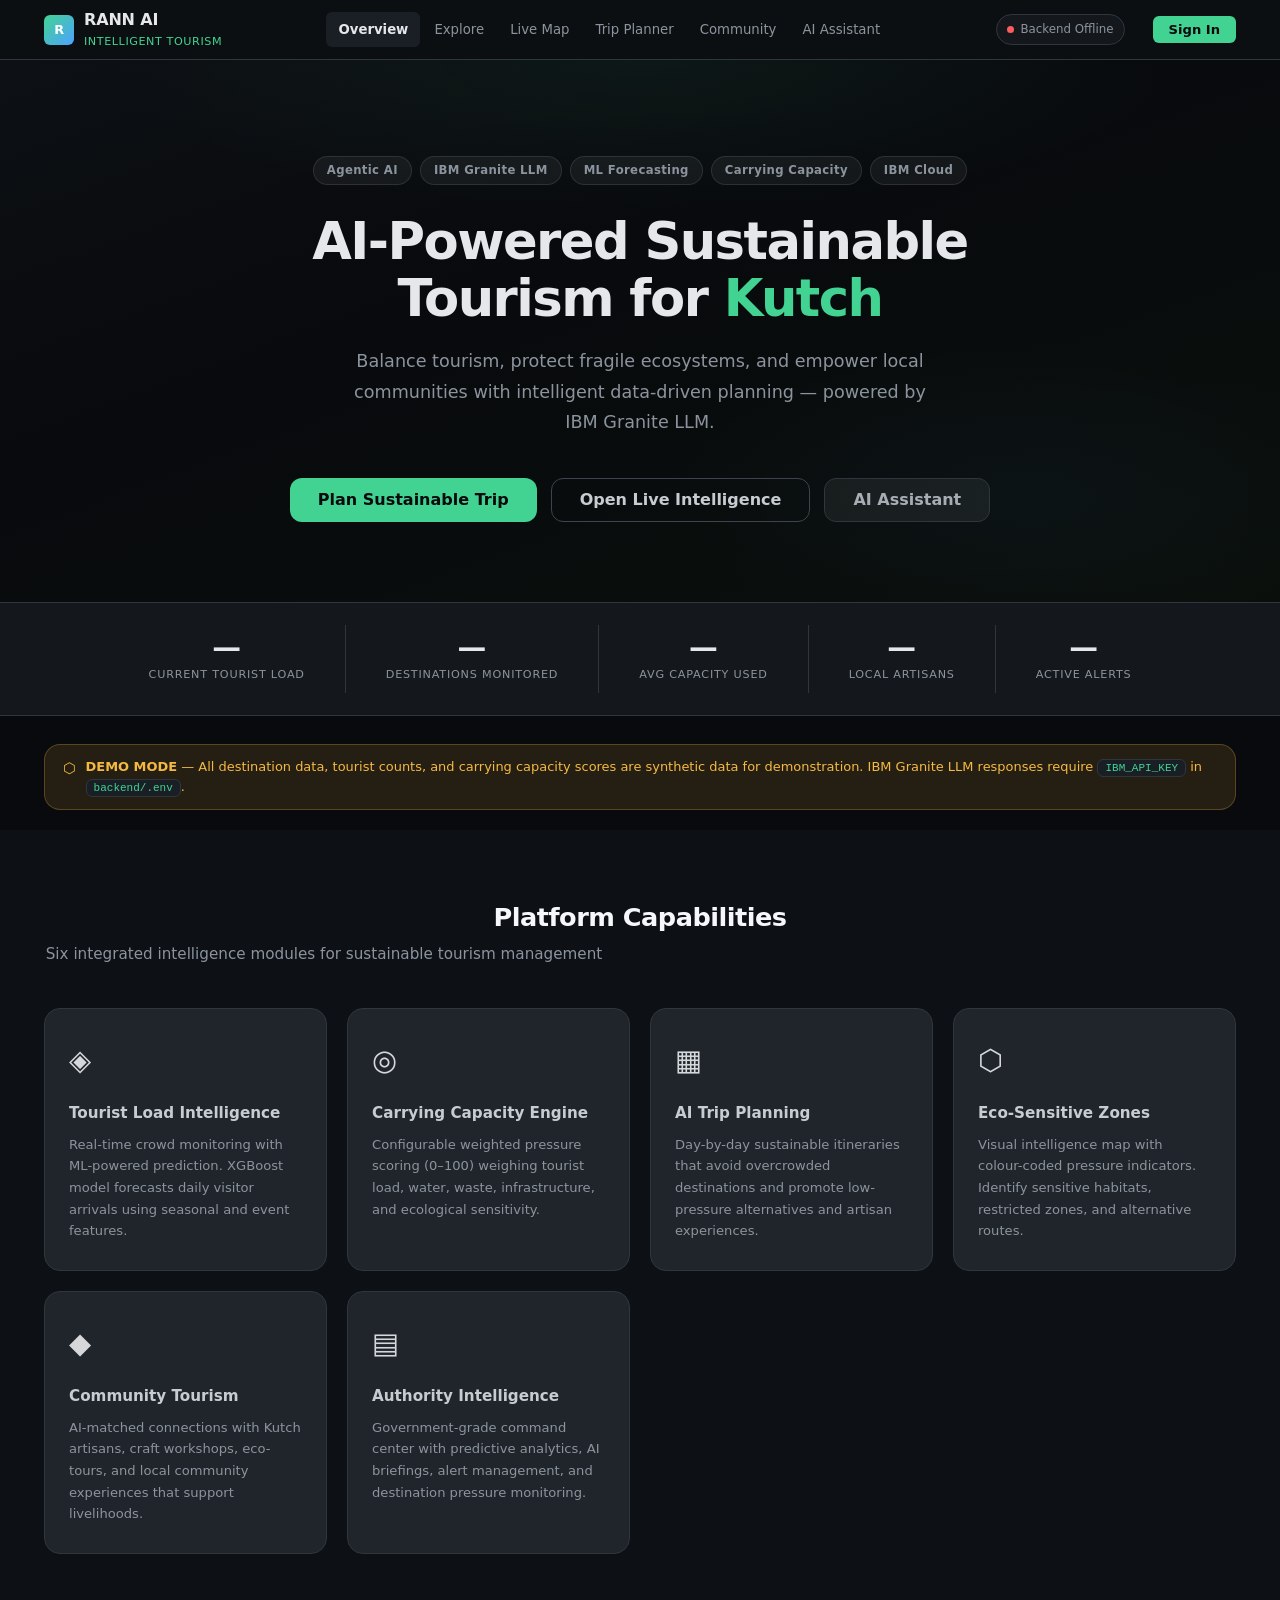
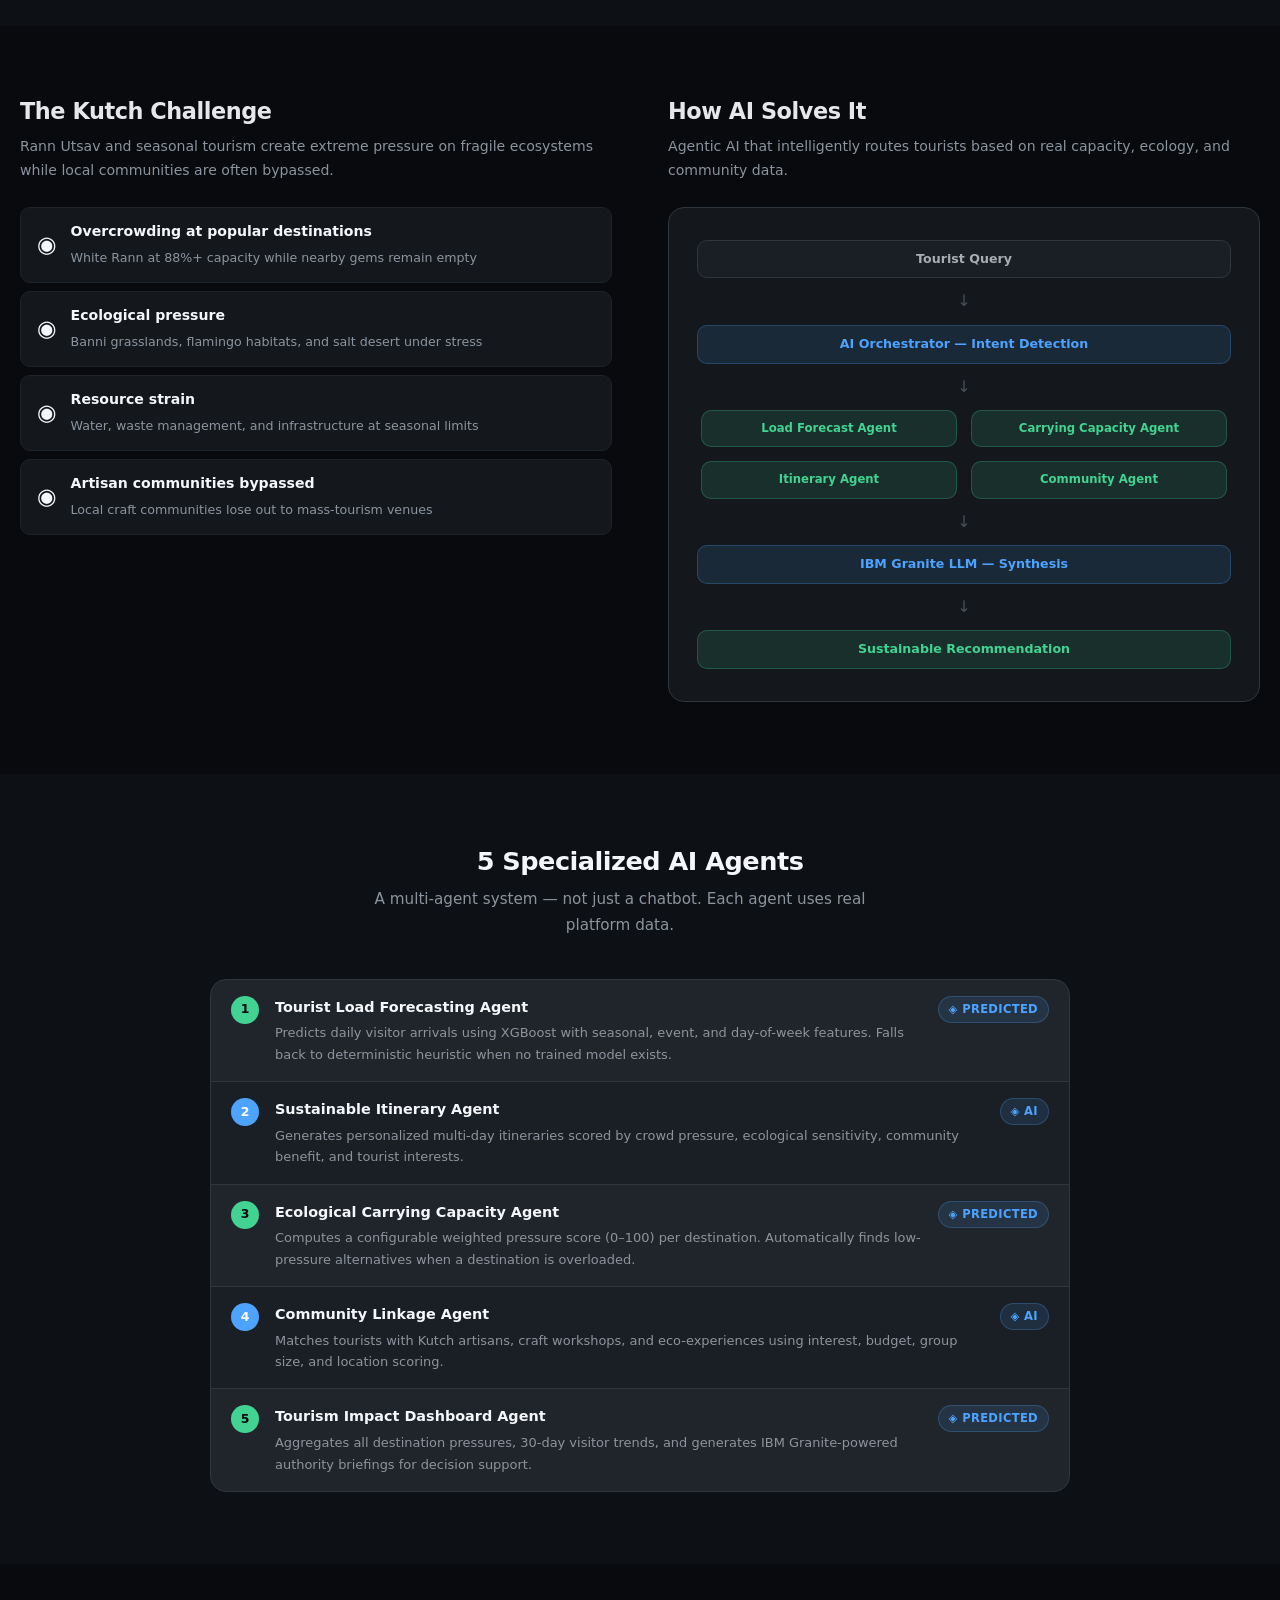
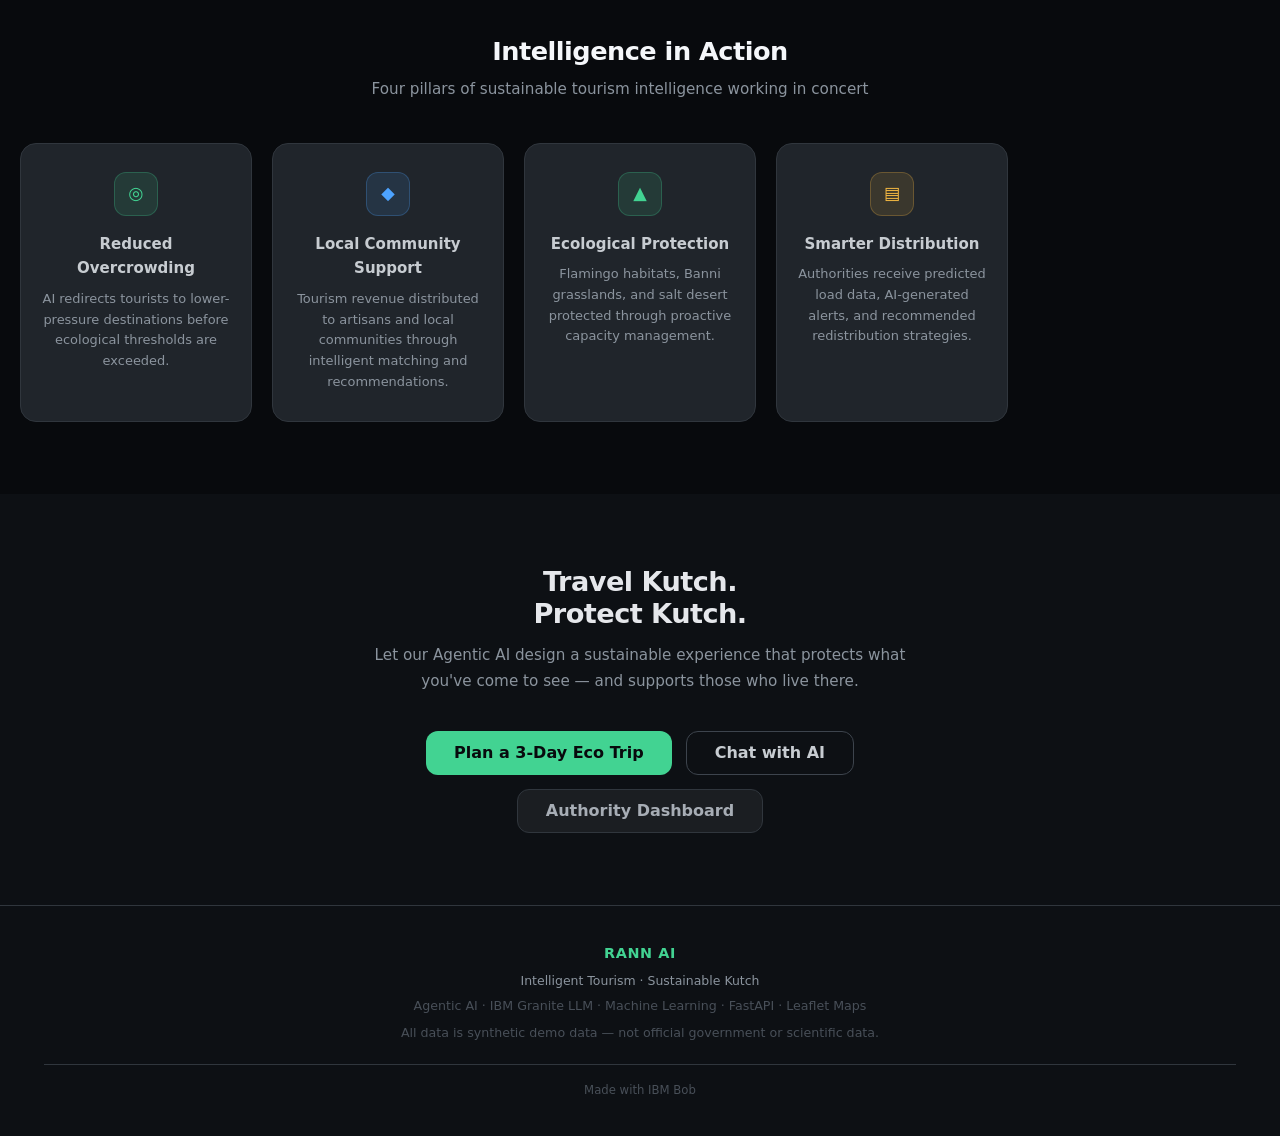
<file: frontend/index.html>
<!DOCTYPE html>
<html lang="en">
<head>
<meta charset="UTF-8">
<meta name="viewport" content="width=device-width, initial-scale=1.0">
<title>RANN AI — Intelligent Eco-Tourism for Kutch</title>
<meta name="description" content="AI-powered sustainable eco-tourism management for the Rann of Kutch. Tourist load forecasting, carrying capacity intelligence, and responsible travel planning.">
<link rel="stylesheet" href="public/styles.css">
<style>
  @media (max-width: 768px) {
    .responsive-two-col { grid-template-columns: 1fr !important; gap: 36px !important; }
  }
</style>
</head>
<body>

<!-- ── Navigation ── -->
<nav class="main-nav" role="navigation" aria-label="Main Navigation">
  <div class="nav-inner">
    <a href="index.html" class="nav-brand" aria-label="RANN AI Home">
      <div class="nav-logo-mark" aria-hidden="true">R</div>
      <div>
        <div class="brand-name">RANN AI</div>
        <div class="brand-sub">INTELLIGENT TOURISM</div>
      </div>
    </a>
    <div class="nav-links" role="menubar">
      <a href="index.html" class="active" role="menuitem">Overview</a>
      <a href="dashboard.html" role="menuitem">Explore</a>
      <a href="map.html" role="menuitem">Live Map</a>
      <a href="planner.html" role="menuitem">Trip Planner</a>
      <a href="artisans.html" role="menuitem">Community</a>
      <a href="assistant.html" role="menuitem">AI Assistant</a>
      <a href="admin.html" class="nav-admin-link" role="menuitem" style="display:none">Authority</a>
    </div>
    <div class="nav-right">
      <div class="nav-status" aria-live="polite">
        <span class="nav-status-dot" aria-hidden="true"></span>
        <span id="nav-status-text">System Online</span>
      </div>
      <span class="nav-user nav-user-name" id="nav-user-name"></span>
      <a href="login.html" id="nav-login" class="btn-nav">Sign In</a>
      <button id="nav-logout" class="btn-nav btn-nav-ghost" style="display:none" aria-label="Sign out">Sign Out</button>
      <button class="nav-toggle" id="nav-toggle" aria-label="Open navigation" aria-expanded="false">
        <svg width="22" height="22" viewBox="0 0 22 22" fill="none" stroke="currentColor" stroke-width="2" stroke-linecap="round">
          <line x1="2" y1="6" x2="20" y2="6"/><line x1="2" y1="11" x2="20" y2="11"/><line x1="2" y1="16" x2="20" y2="16"/>
        </svg>
      </button>
    </div>
  </div>
  <!-- Mobile drawer -->
  <nav class="nav-drawer" id="nav-drawer" aria-label="Mobile navigation">
    <a href="index.html" class="active">Overview</a>
    <a href="dashboard.html">Explore Destinations</a>
    <a href="map.html">Live Intelligence Map</a>
    <a href="planner.html">Trip Planner</a>
    <a href="artisans.html">Community & Artisans</a>
    <a href="assistant.html">AI Assistant</a>
    <a href="admin.html" class="nav-admin-link" style="display:none">Authority</a>
    <a href="login.html" id="mobile-login">Sign In</a>
  </nav>
</nav>

<!-- ── Hero ── -->
<section class="hero" aria-labelledby="hero-heading">
  <div class="hero-inner">
    <div class="hero-eyebrow" role="list">
      <span class="hero-tag" role="listitem">Agentic AI</span>
      <span class="hero-tag" role="listitem">IBM Granite LLM</span>
      <span class="hero-tag" role="listitem">ML Forecasting</span>
      <span class="hero-tag" role="listitem">Carrying Capacity</span>
      <span class="hero-tag" role="listitem">IBM Cloud</span>
    </div>
    <h1 id="hero-heading">
      AI-Powered Sustainable<br>Tourism for <span class="hl-eco">Kutch</span>
    </h1>
    <p>
      Balance tourism, protect fragile ecosystems, and empower local communities
      with intelligent data-driven planning — powered by IBM Granite LLM.
    </p>
    <div class="hero-actions">
      <a href="planner.html" class="btn btn-primary btn-lg">Plan Sustainable Trip</a>
      <a href="dashboard.html" class="btn btn-outline btn-lg">Open Live Intelligence</a>
      <a href="assistant.html" class="btn btn-ghost btn-lg">AI Assistant</a>
    </div>
  </div>
</section>

<!-- ── Live Intelligence Stats ── -->
<div class="stat-bar" role="region" aria-label="Live Platform Statistics">
  <div class="container">
    <div class="stat-bar-inner">
      <div class="stat-bar-item">
        <div class="stat-bar-val" id="stat-visitors">—</div>
        <div class="stat-bar-label">Current Tourist Load</div>
      </div>
      <div class="stat-bar-item">
        <div class="stat-bar-val" id="stat-destinations">—</div>
        <div class="stat-bar-label">Destinations Monitored</div>
      </div>
      <div class="stat-bar-item">
        <div class="stat-bar-val" id="stat-capacity">—</div>
        <div class="stat-bar-label">Avg Capacity Used</div>
      </div>
      <div class="stat-bar-item">
        <div class="stat-bar-val" id="stat-artisans">—</div>
        <div class="stat-bar-label">Local Artisans</div>
      </div>
      <div class="stat-bar-item">
        <div class="stat-bar-val" id="stat-alerts">—</div>
        <div class="stat-bar-label">Active Alerts</div>
      </div>
    </div>
  </div>
</div>

<!-- ── Demo Notice ── -->
<div class="container" style="padding-top:28px">
  <div class="demo-notice" role="note">
    <span aria-hidden="true" style="flex-shrink:0;font-size:0.9rem">⬡</span>
    <div>
      <strong>DEMO MODE</strong> — All destination data, tourist counts, and carrying capacity scores are synthetic data for demonstration.
      IBM Granite LLM responses require <code>IBM_API_KEY</code> in <code>backend/.env</code>.
    </div>
  </div>
</div>

<!-- ── Platform Capabilities ── -->
<section class="section section-alt" aria-labelledby="features-heading">
  <div class="container">
    <div class="section-head" style="text-align:center">
      <h2 id="features-heading">Platform Capabilities</h2>
      <p>Six integrated intelligence modules for sustainable tourism management</p>
    </div>
    <div class="feature-grid">
      <a href="dashboard.html" class="feature-card" style="text-decoration:none;color:inherit">
        <div class="feature-icon" aria-hidden="true">◈</div>
        <div class="feature-title">Tourist Load Intelligence</div>
        <div class="feature-desc">Real-time crowd monitoring with ML-powered prediction. XGBoost model forecasts daily visitor arrivals using seasonal and event features.</div>
      </a>
      <a href="dashboard.html" class="feature-card" style="text-decoration:none;color:inherit">
        <div class="feature-icon" aria-hidden="true">◎</div>
        <div class="feature-title">Carrying Capacity Engine</div>
        <div class="feature-desc">Configurable weighted pressure scoring (0–100) weighing tourist load, water, waste, infrastructure, and ecological sensitivity.</div>
      </a>
      <a href="planner.html" class="feature-card" style="text-decoration:none;color:inherit">
        <div class="feature-icon" aria-hidden="true">▦</div>
        <div class="feature-title">AI Trip Planning</div>
        <div class="feature-desc">Day-by-day sustainable itineraries that avoid overcrowded destinations and promote low-pressure alternatives and artisan experiences.</div>
      </a>
      <a href="map.html" class="feature-card" style="text-decoration:none;color:inherit">
        <div class="feature-icon" aria-hidden="true">⬡</div>
        <div class="feature-title">Eco-Sensitive Zones</div>
        <div class="feature-desc">Visual intelligence map with colour-coded pressure indicators. Identify sensitive habitats, restricted zones, and alternative routes.</div>
      </a>
      <a href="artisans.html" class="feature-card" style="text-decoration:none;color:inherit">
        <div class="feature-icon" aria-hidden="true">◆</div>
        <div class="feature-title">Community Tourism</div>
        <div class="feature-desc">AI-matched connections with Kutch artisans, craft workshops, eco-tours, and local community experiences that support livelihoods.</div>
      </a>
      <a href="admin.html" class="feature-card" style="text-decoration:none;color:inherit">
        <div class="feature-icon" aria-hidden="true">▤</div>
        <div class="feature-title">Authority Intelligence</div>
        <div class="feature-desc">Government-grade command center with predictive analytics, AI briefings, alert management, and destination pressure monitoring.</div>
      </a>
    </div>
  </div>
</section>

<!-- ── Challenge + AI Pipeline ── -->
<section class="section container" aria-labelledby="problem-heading">
  <div style="display:grid;grid-template-columns:1fr 1fr;gap:56px;align-items:start" class="responsive-two-col">
    <div>
      <h2 id="problem-heading" style="font-size:1.4rem;margin-bottom:10px;color:var(--silver-bright)">The Kutch Challenge</h2>
      <p style="color:var(--text-muted);margin-bottom:24px;font-size:0.88rem">Rann Utsav and seasonal tourism create extreme pressure on fragile ecosystems while local communities are often bypassed.</p>
      <div class="eco-row">
        <div class="eco-row-icon" aria-hidden="true">◉</div>
        <div class="eco-row-content"><strong>Overcrowding at popular destinations</strong><span>White Rann at 88%+ capacity while nearby gems remain empty</span></div>
      </div>
      <div class="eco-row">
        <div class="eco-row-icon" aria-hidden="true">◉</div>
        <div class="eco-row-content"><strong>Ecological pressure</strong><span>Banni grasslands, flamingo habitats, and salt desert under stress</span></div>
      </div>
      <div class="eco-row">
        <div class="eco-row-icon" aria-hidden="true">◉</div>
        <div class="eco-row-content"><strong>Resource strain</strong><span>Water, waste management, and infrastructure at seasonal limits</span></div>
      </div>
      <div class="eco-row">
        <div class="eco-row-icon" aria-hidden="true">◉</div>
        <div class="eco-row-content"><strong>Artisan communities bypassed</strong><span>Local craft communities lose out to mass-tourism venues</span></div>
      </div>
    </div>

    <div>
      <h2 style="font-size:1.4rem;margin-bottom:10px;color:var(--silver-bright)">How AI Solves It</h2>
      <p style="color:var(--text-muted);margin-bottom:24px;font-size:0.88rem">Agentic AI that intelligently routes tourists based on real capacity, ecology, and community data.</p>
      <div class="flow-wrap" aria-label="AI pipeline flow">
        <div style="display:flex;flex-direction:column;gap:6px;align-items:center">
          <div class="flow-step" style="width:100%;text-align:center">Tourist Query</div>
          <div class="flow-arrow">↓</div>
          <div class="flow-step blue" style="width:100%;text-align:center">AI Orchestrator — Intent Detection</div>
          <div class="flow-arrow">↓</div>
          <div style="display:grid;grid-template-columns:1fr 1fr;gap:6px;width:100%">
            <div class="flow-step eco" style="text-align:center;font-size:0.73rem">Load Forecast Agent</div>
            <div class="flow-step eco" style="text-align:center;font-size:0.73rem">Carrying Capacity Agent</div>
            <div class="flow-step eco" style="text-align:center;font-size:0.73rem">Itinerary Agent</div>
            <div class="flow-step eco" style="text-align:center;font-size:0.73rem">Community Agent</div>
          </div>
          <div class="flow-arrow">↓</div>
          <div class="flow-step blue" style="width:100%;text-align:center">IBM Granite LLM — Synthesis</div>
          <div class="flow-arrow">↓</div>
          <div class="flow-step eco" style="width:100%;text-align:center">Sustainable Recommendation</div>
        </div>
      </div>
    </div>
  </div>
</section>

<!-- ── 5 Specialized Agents ── -->
<section class="section section-alt" aria-labelledby="agents-heading">
  <div class="container">
    <div class="section-head" style="text-align:center;max-width:600px;margin:0 auto 40px">
      <h2 id="agents-heading">5 Specialized AI Agents</h2>
      <p>A multi-agent system — not just a chatbot. Each agent uses real platform data.</p>
    </div>
    <div class="card" style="max-width:860px;margin:0 auto">
      <div style="display:flex;gap:16px;padding:16px 20px;border-bottom:1px solid var(--border);align-items:flex-start">
        <div style="background:var(--eco);color:#080A0D;width:28px;height:28px;border-radius:50%;display:flex;align-items:center;justify-content:center;font-weight:900;font-size:0.78rem;flex-shrink:0">1</div>
        <div style="flex:1"><div style="font-weight:700;margin-bottom:3px;font-size:0.9rem;color:var(--text-primary)">Tourist Load Forecasting Agent</div><div style="font-size:0.81rem;color:var(--text-muted)">Predicts daily visitor arrivals using XGBoost with seasonal, event, and day-of-week features. Falls back to deterministic heuristic when no trained model exists.</div></div>
        <span class="badge badge-predicted" style="flex-shrink:0">◈ PREDICTED</span>
      </div>
      <div style="display:flex;gap:16px;padding:16px 20px;border-bottom:1px solid var(--border);align-items:flex-start;background:var(--surface-elevated)">
        <div style="background:var(--blue);color:#fff;width:28px;height:28px;border-radius:50%;display:flex;align-items:center;justify-content:center;font-weight:900;font-size:0.78rem;flex-shrink:0">2</div>
        <div style="flex:1"><div style="font-weight:700;margin-bottom:3px;font-size:0.9rem;color:var(--text-primary)">Sustainable Itinerary Agent</div><div style="font-size:0.81rem;color:var(--text-muted)">Generates personalized multi-day itineraries scored by crowd pressure, ecological sensitivity, community benefit, and tourist interests.</div></div>
        <span class="badge badge-ai" style="flex-shrink:0">◈ AI</span>
      </div>
      <div style="display:flex;gap:16px;padding:16px 20px;border-bottom:1px solid var(--border);align-items:flex-start">
        <div style="background:var(--eco);color:#080A0D;width:28px;height:28px;border-radius:50%;display:flex;align-items:center;justify-content:center;font-weight:900;font-size:0.78rem;flex-shrink:0">3</div>
        <div style="flex:1"><div style="font-weight:700;margin-bottom:3px;font-size:0.9rem;color:var(--text-primary)">Ecological Carrying Capacity Agent</div><div style="font-size:0.81rem;color:var(--text-muted)">Computes a configurable weighted pressure score (0–100) per destination. Automatically finds low-pressure alternatives when a destination is overloaded.</div></div>
        <span class="badge badge-predicted" style="flex-shrink:0">◈ PREDICTED</span>
      </div>
      <div style="display:flex;gap:16px;padding:16px 20px;border-bottom:1px solid var(--border);align-items:flex-start;background:var(--surface-elevated)">
        <div style="background:var(--blue);color:#fff;width:28px;height:28px;border-radius:50%;display:flex;align-items:center;justify-content:center;font-weight:900;font-size:0.78rem;flex-shrink:0">4</div>
        <div style="flex:1"><div style="font-weight:700;margin-bottom:3px;font-size:0.9rem;color:var(--text-primary)">Community Linkage Agent</div><div style="font-size:0.81rem;color:var(--text-muted)">Matches tourists with Kutch artisans, craft workshops, and eco-experiences using interest, budget, group size, and location scoring.</div></div>
        <span class="badge badge-ai" style="flex-shrink:0">◈ AI</span>
      </div>
      <div style="display:flex;gap:16px;padding:16px 20px;align-items:flex-start">
        <div style="background:var(--eco);color:#080A0D;width:28px;height:28px;border-radius:50%;display:flex;align-items:center;justify-content:center;font-weight:900;font-size:0.78rem;flex-shrink:0">5</div>
        <div style="flex:1"><div style="font-weight:700;margin-bottom:3px;font-size:0.9rem;color:var(--text-primary)">Tourism Impact Dashboard Agent</div><div style="font-size:0.81rem;color:var(--text-muted)">Aggregates all destination pressures, 30-day visitor trends, and generates IBM Granite-powered authority briefings for decision support.</div></div>
        <span class="badge badge-predicted" style="flex-shrink:0">◈ PREDICTED</span>
      </div>
    </div>
  </div>
</section>

<!-- ── Impact Section ── -->
<section class="section container" aria-labelledby="impact-heading">
  <div class="section-head" style="text-align:center;max-width:600px;margin:0 auto 40px">
    <h2 id="impact-heading">Intelligence in Action</h2>
    <p>Four pillars of sustainable tourism intelligence working in concert</p>
  </div>
  <div class="grid grid-4">
    <div class="card">
      <div class="card-body" style="text-align:center;padding:28px 20px">
        <div style="width:44px;height:44px;background:var(--eco-dim);border:1px solid var(--eco-border);border-radius:var(--radius-md);display:flex;align-items:center;justify-content:center;margin:0 auto 16px;font-size:1.1rem;color:var(--eco)">◎</div>
        <div style="font-weight:700;margin-bottom:8px;color:var(--silver)">Reduced Overcrowding</div>
        <div style="font-size:0.81rem;color:var(--text-muted);line-height:1.6">AI redirects tourists to lower-pressure destinations before ecological thresholds are exceeded.</div>
      </div>
    </div>
    <div class="card">
      <div class="card-body" style="text-align:center;padding:28px 20px">
        <div style="width:44px;height:44px;background:var(--blue-dim);border:1px solid var(--blue-border);border-radius:var(--radius-md);display:flex;align-items:center;justify-content:center;margin:0 auto 16px;font-size:1.1rem;color:var(--blue)">◆</div>
        <div style="font-weight:700;margin-bottom:8px;color:var(--silver)">Local Community Support</div>
        <div style="font-size:0.81rem;color:var(--text-muted);line-height:1.6">Tourism revenue distributed to artisans and local communities through intelligent matching and recommendations.</div>
      </div>
    </div>
    <div class="card">
      <div class="card-body" style="text-align:center;padding:28px 20px">
        <div style="width:44px;height:44px;background:var(--eco-dim);border:1px solid var(--eco-border);border-radius:var(--radius-md);display:flex;align-items:center;justify-content:center;margin:0 auto 16px;font-size:1.1rem;color:var(--eco)">▲</div>
        <div style="font-weight:700;margin-bottom:8px;color:var(--silver)">Ecological Protection</div>
        <div style="font-size:0.81rem;color:var(--text-muted);line-height:1.6">Flamingo habitats, Banni grasslands, and salt desert protected through proactive capacity management.</div>
      </div>
    </div>
    <div class="card">
      <div class="card-body" style="text-align:center;padding:28px 20px">
        <div style="width:44px;height:44px;background:var(--amber-dim);border:1px solid var(--amber-border);border-radius:var(--radius-md);display:flex;align-items:center;justify-content:center;margin:0 auto 16px;font-size:1.1rem;color:var(--amber)">▤</div>
        <div style="font-weight:700;margin-bottom:8px;color:var(--silver)">Smarter Distribution</div>
        <div style="font-size:0.81rem;color:var(--text-muted);line-height:1.6">Authorities receive predicted load data, AI-generated alerts, and recommended redistribution strategies.</div>
      </div>
    </div>
  </div>
</section>

<!-- ── CTA ── -->
<section class="section section-alt" aria-labelledby="cta-heading">
  <div class="container" style="text-align:center">
    <div style="max-width:560px;margin:0 auto">
      <h2 id="cta-heading" style="font-size:1.7rem;font-weight:900;margin-bottom:12px;color:var(--silver-bright)">Travel Kutch.<br>Protect Kutch.</h2>
      <p style="color:var(--text-muted);margin-bottom:36px;font-size:0.95rem">
        Let our Agentic AI design a sustainable experience that protects what you've come to see — and supports those who live there.
      </p>
      <div style="display:flex;gap:14px;justify-content:center;flex-wrap:wrap">
        <a href="planner.html" class="btn btn-primary btn-lg">Plan a 3-Day Eco Trip</a>
        <a href="assistant.html" class="btn btn-outline btn-lg">Chat with AI</a>
        <a href="admin.html" class="btn btn-ghost btn-lg">Authority Dashboard</a>
      </div>
    </div>
  </div>
</section>

<!-- ── Footer ── -->
<footer style="background:var(--bg-deep);border-top:1px solid var(--border);padding:36px 0;text-align:center;font-size:0.79rem;color:var(--text-muted)" role="contentinfo">
  <div class="container">
    <div style="color:var(--eco);font-weight:800;font-size:0.9rem;margin-bottom:6px;letter-spacing:0.04em">RANN AI</div>
    <div style="color:var(--text-muted);margin-bottom:4px;font-size:0.78rem">Intelligent Tourism · Sustainable Kutch</div>
    <div style="margin-bottom:6px;color:var(--text-disabled)">Agentic AI · IBM Granite LLM · Machine Learning · FastAPI · Leaflet Maps</div>
    <div style="color:var(--text-disabled)">All data is synthetic demo data — not official government or scientific data.</div>
    <div style="border-top:1px solid var(--border);margin-top:20px;padding-top:16px;color:var(--text-disabled);font-size:0.73rem">Made with IBM Bob</div>
  </div>
</footer>

<script src="src/api.js"></script>
<script>
// Mobile nav
const navToggle = document.getElementById('nav-toggle');
const navDrawer = document.getElementById('nav-drawer');
if (navToggle && navDrawer) {
  navToggle.addEventListener('click', () => {
    const open = navDrawer.classList.toggle('open');
    navToggle.setAttribute('aria-expanded', open);
  });
}

document.addEventListener('DOMContentLoaded', async () => {
  // Check backend health
  try {
    await API.health();
    document.getElementById('nav-status-text').textContent = 'System Online';
  } catch (e) {
    document.getElementById('nav-status-text').textContent = 'Backend Offline';
    const dot = document.querySelector('.nav-status-dot');
    if (dot) dot.style.background = 'var(--red)';
  }

  // Load live stats
  try {
    const [dests, artisans, alerts, cc] = await Promise.allSettled([
      API.getDestinations(),
      API.getArtisans(),
      API.getAlerts(),
      API.getAllCC(),
    ]);

    if (dests.status === 'fulfilled' && Array.isArray(dests.value)) {
      document.getElementById('stat-destinations').textContent = dests.value.length;
    }
    if (artisans.status === 'fulfilled' && Array.isArray(artisans.value)) {
      document.getElementById('stat-artisans').textContent = artisans.value.length;
    }
    if (alerts.status === 'fulfilled' && Array.isArray(alerts.value)) {
      document.getElementById('stat-alerts').textContent = alerts.value.filter(a => a.is_active).length;
    }
    if (cc.status === 'fulfilled' && Array.isArray(cc.value) && cc.value.length) {
      const total = cc.value.reduce((s, c) => s + (c.tourist_load_pct || 0), 0);
      const avg = Math.round(total / cc.value.length);
      document.getElementById('stat-capacity').textContent = avg + '%';
      const totalVisitors = cc.value.reduce((s, c) => s + (c.current_load || 0), 0);
      document.getElementById('stat-visitors').textContent = formatNum(totalVisitors);
    }
  } catch (e) {
    // Silently fail — stats are non-critical
  }
});
</script>
</body>
</html>
</file>
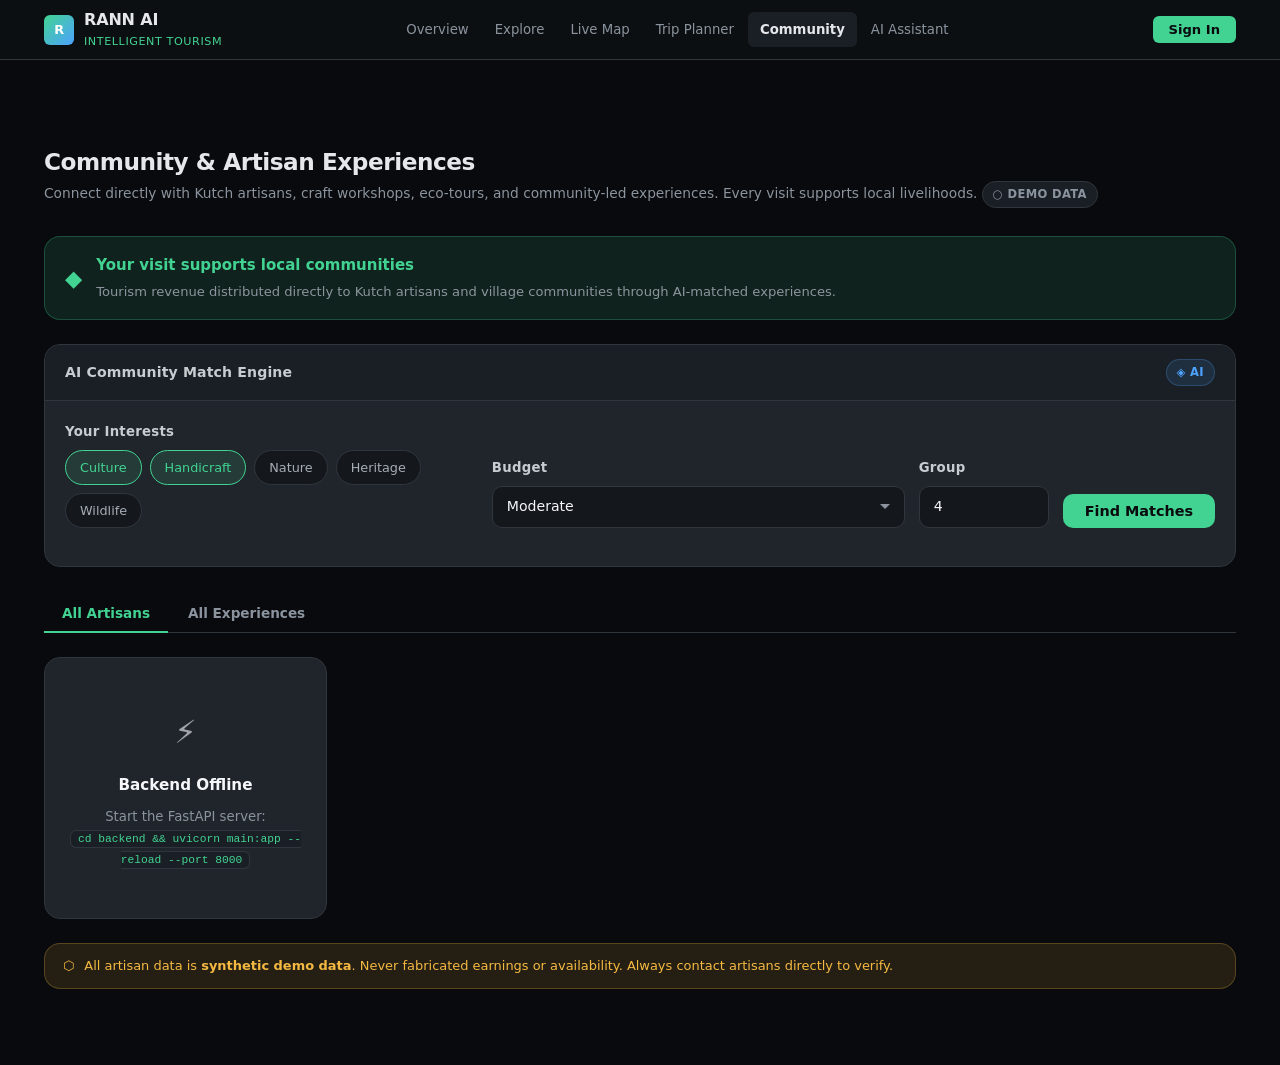
<file: frontend/artisans.html>
<!DOCTYPE html>
<html lang="en">
<head>
<meta charset="UTF-8">
<meta name="viewport" content="width=device-width, initial-scale=1.0">
<title>Community & Artisans — RANN AI</title>
<link rel="stylesheet" href="public/styles.css">
<style>
  @media (max-width: 860px) {
    .match-form-grid { grid-template-columns: 1fr 1fr !important; }
  }
  @media (max-width: 640px) {
    .match-form-grid { grid-template-columns: 1fr !important; }
  }
</style>
</head>
<body>

<nav class="main-nav">
  <div class="nav-inner">
    <a href="index.html" class="nav-brand">
      <div class="nav-logo-mark">R</div>
      <div><div class="brand-name">RANN AI</div><div class="brand-sub">INTELLIGENT TOURISM</div></div>
    </a>
    <div class="nav-links">
      <a href="index.html">Overview</a>
      <a href="dashboard.html">Explore</a>
      <a href="map.html">Live Map</a>
      <a href="planner.html">Trip Planner</a>
      <a href="artisans.html" class="active">Community</a>
      <a href="assistant.html">AI Assistant</a>
      <a href="admin.html" class="nav-admin-link" style="display:none">Authority</a>
    </div>
    <div class="nav-right">
      <span class="nav-user nav-user-name" id="nav-user-name"></span>
      <a href="login.html" id="nav-login" class="btn-nav">Sign In</a>
      <button id="nav-logout" class="btn-nav btn-nav-ghost" style="display:none">Sign Out</button>
      <button class="nav-toggle" id="nav-toggle" aria-label="Menu">
        <svg width="22" height="22" viewBox="0 0 22 22" fill="none" stroke="currentColor" stroke-width="2" stroke-linecap="round"><line x1="2" y1="6" x2="20" y2="6"/><line x1="2" y1="11" x2="20" y2="11"/><line x1="2" y1="16" x2="20" y2="16"/></svg>
      </button>
    </div>
  </div>
  <nav class="nav-drawer" id="nav-drawer">
    <a href="index.html">Overview</a>
    <a href="dashboard.html">Explore</a>
    <a href="map.html">Live Map</a>
    <a href="planner.html">Trip Planner</a>
    <a href="artisans.html" class="active">Community</a>
    <a href="assistant.html">AI Assistant</a>
    <a href="admin.html" class="nav-admin-link" style="display:none">Authority</a>
  </nav>
</nav>

<div class="page-wrap">
  <div class="container">

    <div class="page-hdr">
      <div>
        <h1>Community & Artisan Experiences</h1>
        <p>Connect directly with Kutch artisans, craft workshops, eco-tours, and community-led experiences.
          Every visit supports local livelihoods.
          <span class="badge badge-demo">○ DEMO DATA</span>
        </p>
      </div>
    </div>

    <!-- Impact banner -->
    <div style="background:var(--eco-dim);border:1px solid var(--eco-border);border-radius:var(--radius-lg);padding:16px 20px;margin-bottom:24px;display:flex;align-items:center;gap:14px">
      <div style="font-size:1.4rem;color:var(--eco)">◆</div>
      <div>
        <div style="font-weight:700;color:var(--eco);margin-bottom:3px">Your visit supports local communities</div>
        <div style="font-size:0.82rem;color:var(--text-muted)">Tourism revenue distributed directly to Kutch artisans and village communities through AI-matched experiences.</div>
      </div>
    </div>

    <!-- AI Match Engine -->
    <div class="card" style="margin-bottom:28px">
      <div class="card-header">
        AI Community Match Engine
        <span class="badge badge-ai">◈ AI</span>
      </div>
      <div class="card-body">
        <div class="match-form-grid" style="display:grid;grid-template-columns:1fr 1fr 130px auto;gap:14px;align-items:end">
          <div class="form-group" style="margin:0">
            <label class="form-label">Your Interests</label>
            <div class="tag-group" id="match-interests">
              <span class="tag-pill active" data-val="culture">Culture</span>
              <span class="tag-pill active" data-val="handicraft">Handicraft</span>
              <span class="tag-pill" data-val="nature">Nature</span>
              <span class="tag-pill" data-val="heritage">Heritage</span>
              <span class="tag-pill" data-val="wildlife">Wildlife</span>
            </div>
          </div>
          <div class="form-group" style="margin:0">
            <label class="form-label">Budget</label>
            <select id="match-budget" class="form-control form-select">
              <option value="budget">Budget</option>
              <option value="moderate" selected>Moderate</option>
              <option value="luxury">Luxury</option>
            </select>
          </div>
          <div class="form-group" style="margin:0">
            <label class="form-label">Group</label>
            <input type="number" id="match-group" class="form-control" value="4" min="1" max="30">
          </div>
          <button id="match-btn" class="btn btn-primary" style="white-space:nowrap">Find Matches</button>
        </div>
        <div id="match-results" style="margin-top:18px"></div>
      </div>
    </div>

    <!-- Tabs -->
    <div class="tabs">
      <button class="tab-btn active" data-tab="tab-artisans">All Artisans</button>
      <button class="tab-btn" data-tab="tab-experiences">All Experiences</button>
    </div>

    <div id="tab-artisans" class="tab-panel active">
      <div class="grid grid-3" id="artisans-grid">
        <div class="loading-overlay" style="grid-column:1/-1">
          <div class="spinner spinner-lg"></div>
          <div class="loading-text">Loading artisans…</div>
        </div>
      </div>
    </div>

    <div id="tab-experiences" class="tab-panel">
      <div id="experiences-list">
        <div class="loading-overlay">
          <div class="spinner spinner-lg"></div>
          <div class="loading-text">Loading experiences…</div>
        </div>
      </div>
    </div>

    <div class="demo-notice" style="margin-top:24px">
      <span>⬡</span>
      <span>All artisan data is <strong>synthetic demo data</strong>. Never fabricated earnings or availability. Always contact artisans directly to verify.</span>
    </div>

  </div>
</div>

<script src="src/api.js"></script>
<script>
// Mobile nav
const nt = document.getElementById('nav-toggle'), nd = document.getElementById('nav-drawer');
if (nt && nd) nt.addEventListener('click', () => nd.classList.toggle('open'));

// Tabs
document.querySelectorAll('.tab-btn').forEach(btn => {
  btn.addEventListener('click', () => {
    document.querySelectorAll('.tab-btn').forEach(b => b.classList.remove('active'));
    document.querySelectorAll('.tab-panel').forEach(p => p.classList.remove('active'));
    btn.classList.add('active');
    document.getElementById(btn.dataset.tab).classList.add('active');
  });
});

// Interest tags
document.querySelectorAll('#match-interests .tag-pill').forEach(t =>
  t.addEventListener('click', () => t.classList.toggle('active'))
);

const ARTISAN_ICONS = {
  'Embroidery': '◈', 'Weaving': '◆', 'Performing Arts': '♫',
  'Block Printing': '▦', 'Textile': '▣', 'Mud Art': '◎',
  'Craft / Heritage': '◉', 'Eco Guide': '▲',
};

async function loadArtisans() {
  try {
    const artisans = await API.getArtisans();
    if (!artisans.length) {
      document.getElementById('artisans-grid').innerHTML =
        '<div style="grid-column:1/-1;text-align:center;padding:48px;color:var(--text-muted)">No artisans found.</div>';
      return;
    }
    document.getElementById('artisans-grid').innerHTML = artisans.map(a => `
      <div class="artisan-card animate-in">
        <div class="artisan-card-head">
          <div class="artisan-card-icon">${ARTISAN_ICONS[a.category] || '◆'}</div>
          <div class="artisan-card-name">${a.name}</div>
          <div class="artisan-card-cat">${a.category}</div>
        </div>
        <div class="artisan-card-body">
          <div style="font-size:0.78rem;color:var(--text-muted);margin-bottom:6px">◎ ${a.location}</div>
          <div style="font-size:0.81rem;margin-bottom:7px;color:var(--text-secondary);line-height:1.55">${a.bio || ''}</div>
          <div style="font-size:0.78rem;color:var(--text-muted);margin-bottom:10px;font-style:italic">${a.speciality || ''}</div>
          <div style="display:flex;align-items:center;justify-content:space-between;margin-bottom:6px">
            <div style="display:flex;align-items:center;gap:4px;font-size:0.82rem">
              <span style="color:var(--amber)">★</span>
              <strong style="color:var(--text-primary)">${a.rating}/5.0</strong>
            </div>
            ${dataLabelBadge('DEMO')}
          </div>
          ${a.is_available
            ? '<div style="font-size:0.74rem;color:var(--eco);margin-top:6px">● Currently available</div>'
            : '<div style="font-size:0.74rem;color:var(--text-muted);margin-top:6px">○ Availability varies</div>'}
        </div>
      </div>`).join('');
  } catch(e) {
    showError('artisans-grid', e.message);
  }
}

async function loadExperiences() {
  try {
    const exps = await API.getExperiences();
    if (!exps.length) {
      document.getElementById('experiences-list').innerHTML =
        '<div style="text-align:center;padding:40px;color:var(--text-muted)">No experiences found.</div>';
      return;
    }
    document.getElementById('experiences-list').innerHTML =
      `<div class="grid grid-3">` +
      exps.map(e => `
        <div class="card animate-in">
          <div class="card-header" style="font-size:0.86rem">${e.title}</div>
          <div class="card-body">
            <div style="font-size:0.79rem;color:var(--eco);margin-bottom:3px">${ARTISAN_ICONS[e.artisan_category] || '◆'} ${e.artisan_name}</div>
            <div style="font-size:0.78rem;color:var(--text-muted);margin-bottom:10px">◎ ${e.artisan_location}</div>
            ${e.artisan_rating ? `<div style="font-size:0.79rem;margin-bottom:8px;color:var(--text-secondary)"><span style="color:var(--amber)">★</span> ${e.artisan_rating}/5.0</div>` : ''}
            <div style="display:grid;grid-template-columns:1fr 1fr;gap:8px;margin-bottom:10px">
              <div class="dest-stat-item">
                <div class="dest-stat-label">Price</div>
                <div class="dest-stat-val">₹${e.price_per_person}</div>
              </div>
              <div class="dest-stat-item">
                <div class="dest-stat-label">Duration</div>
                <div class="dest-stat-val">${e.duration_hours}h</div>
              </div>
            </div>
            <div style="font-size:0.76rem;color:var(--text-muted);margin-bottom:5px">Max ${e.max_capacity} guests</div>
            <div style="font-size:0.75rem;color:var(--text-muted);margin-bottom:10px">${(e.languages || []).join(', ')}</div>
            ${dataLabelBadge('DEMO')}
          </div>
        </div>`).join('') + '</div>';
  } catch(e) {
    showError('experiences-list', e.message);
  }
}

document.getElementById('match-btn').addEventListener('click', async () => {
  const interests  = [...document.querySelectorAll('#match-interests .tag-pill.active')].map(t => t.dataset.val);
  const budget     = document.getElementById('match-budget').value;
  const groupSize  = parseInt(document.getElementById('match-group').value);
  const el = document.getElementById('match-results');
  el.innerHTML = '<div style="display:flex;align-items:center;gap:8px;color:var(--text-muted)"><span class="spinner spinner-sm"></span> Finding best matches…</div>';
  try {
    const res = await API.matchCommunity({ interests, budget, group_size: groupSize });
    const matches = res.matched_experiences || [];
    if (!matches.length) {
      el.innerHTML = '<div style="color:var(--text-muted)">No matches found for the selected interests and budget. Try different interests.</div>';
      return;
    }
    el.innerHTML =
      `<div style="margin-bottom:12px;font-size:0.87rem"><strong style="color:var(--eco)">● ${res.message}</strong></div>` +
      `<div class="grid grid-3">` +
      matches.map(m => `
        <div style="border:1px solid ${m.match_score > 70 ? 'var(--eco-border)' : 'var(--border)'};border-radius:var(--radius-lg);padding:16px;background:var(--card)">
          <div style="font-weight:700;margin-bottom:3px;color:var(--text-primary)">${m.title}</div>
          <div style="font-size:0.78rem;color:var(--text-muted);margin-bottom:10px">${m.artisan_name} · ◎ ${m.artisan_location}</div>
          <div style="display:flex;align-items:center;gap:8px;margin-bottom:6px">
            <div style="font-size:1rem;font-weight:800;color:var(--eco)">${m.match_score}%</div>
            <div class="match-bar"><div class="match-fill" style="width:${m.match_score}%"></div></div>
          </div>
          <div style="font-size:0.75rem;color:var(--text-muted);margin-bottom:8px">${(m.match_reasons || []).join(' · ')}</div>
          <div style="font-size:0.81rem;margin-bottom:8px;color:var(--text-secondary)">₹${m.price_per_person}/person &nbsp;·&nbsp; ${m.duration_hours}h</div>
          <span class="badge badge-ai">◈ AI Match</span>
        </div>`).join('') + '</div>';
  } catch(e) {
    el.innerHTML = `<div style="color:var(--red);font-size:0.84rem">Error: ${e.message}</div>`;
  }
});

loadArtisans();
loadExperiences();
</script>
</body>
</html>
</file>
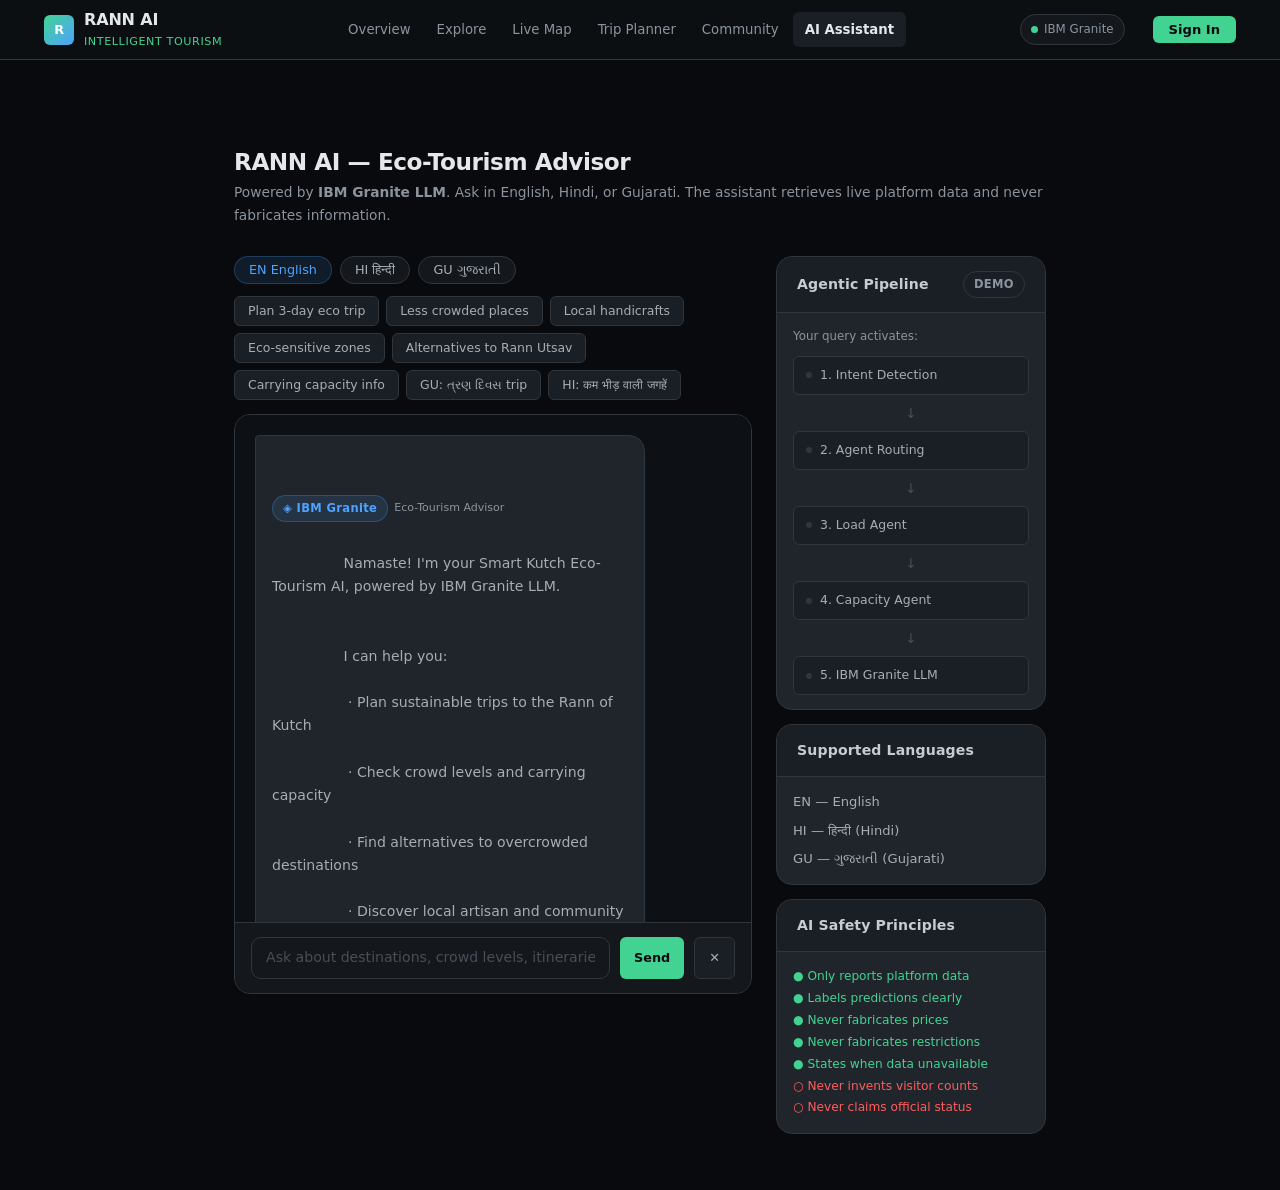
<file: frontend/assistant.html>
<!DOCTYPE html>
<html lang="en">
<head>
<meta charset="UTF-8">
<meta name="viewport" content="width=device-width, initial-scale=1.0">
<title>AI Assistant — RANN AI</title>
<link rel="stylesheet" href="public/styles.css">
<style>
  .assistant-layout { display: grid; grid-template-columns: 1fr 270px; gap: 24px; }
  .chat-outer { display: flex; flex-direction: column; height: 580px; }
  @media (max-width: 860px) {
    .assistant-layout { grid-template-columns: 1fr; }
    .chat-outer { height: calc(100vh - 280px); min-height: 360px; }
  }
</style>
</head>
<body>

<nav class="main-nav">
  <div class="nav-inner">
    <a href="index.html" class="nav-brand">
      <div class="nav-logo-mark">R</div>
      <div><div class="brand-name">RANN AI</div><div class="brand-sub">INTELLIGENT TOURISM</div></div>
    </a>
    <div class="nav-links">
      <a href="index.html">Overview</a>
      <a href="dashboard.html">Explore</a>
      <a href="map.html">Live Map</a>
      <a href="planner.html">Trip Planner</a>
      <a href="artisans.html">Community</a>
      <a href="assistant.html" class="active">AI Assistant</a>
      <a href="admin.html" class="nav-admin-link" style="display:none">Authority</a>
    </div>
    <div class="nav-right">
      <div class="nav-status"><span class="nav-status-dot"></span><span>IBM Granite</span></div>
      <span class="nav-user nav-user-name" id="nav-user-name"></span>
      <a href="login.html" id="nav-login" class="btn-nav">Sign In</a>
      <button id="nav-logout" class="btn-nav btn-nav-ghost" style="display:none">Sign Out</button>
      <button class="nav-toggle" id="nav-toggle" aria-label="Menu">
        <svg width="22" height="22" viewBox="0 0 22 22" fill="none" stroke="currentColor" stroke-width="2" stroke-linecap="round"><line x1="2" y1="6" x2="20" y2="6"/><line x1="2" y1="11" x2="20" y2="11"/><line x1="2" y1="16" x2="20" y2="16"/></svg>
      </button>
    </div>
  </div>
  <nav class="nav-drawer" id="nav-drawer">
    <a href="index.html">Overview</a>
    <a href="dashboard.html">Explore</a>
    <a href="map.html">Live Map</a>
    <a href="planner.html">Trip Planner</a>
    <a href="artisans.html">Community</a>
    <a href="assistant.html" class="active">AI Assistant</a>
    <a href="admin.html" class="nav-admin-link" style="display:none">Authority</a>
  </nav>
</nav>

<div class="page-wrap">
  <div class="container-sm">

    <div class="page-hdr">
      <div>
        <h1>RANN AI — Eco-Tourism Advisor</h1>
        <p>Powered by <strong>IBM Granite LLM</strong>. Ask in English, Hindi, or Gujarati.
          The assistant retrieves live platform data and never fabricates information.
        </p>
      </div>
    </div>

    <div class="assistant-layout">

      <!-- ── Chat panel ── -->
      <div>
        <!-- Language selector -->
        <div style="display:flex;gap:8px;margin-bottom:12px;flex-wrap:wrap">
          <button class="lang-btn active" data-lang="en">EN English</button>
          <button class="lang-btn" data-lang="hi">HI हिन्दी</button>
          <button class="lang-btn" data-lang="gu">GU ગુજરાતી</button>
        </div>

        <!-- Suggested prompts -->
        <div style="display:flex;flex-wrap:wrap;gap:7px;margin-bottom:14px">
          <button class="quick-chip" data-prompt="Plan a 3-day eco-friendly Kutch trip for a family of 4">Plan 3-day eco trip</button>
          <button class="quick-chip" data-prompt="Which places in Kutch are less crowded right now?">Less crowded places</button>
          <button class="quick-chip" data-prompt="What local handicraft experiences can I try near Bhuj?">Local handicrafts</button>
          <button class="quick-chip" data-prompt="Which destinations have high ecological sensitivity?">Eco-sensitive zones</button>
          <button class="quick-chip" data-prompt="Show alternatives to Rann Utsav that are less crowded">Alternatives to Rann Utsav</button>
          <button class="quick-chip" data-prompt="What is the carrying capacity of White Rann?">Carrying capacity info</button>
          <button class="quick-chip" data-prompt="3 દિવસ ની eco-friendly Kutch trip plan કરો">GU: ત્રણ દિવસ trip</button>
          <button class="quick-chip" data-prompt="कच्छ में किन जगहों पर कम भीड़ है?">HI: कम भीड़ वाली जगहें</button>
        </div>

        <!-- Chat container -->
        <div class="chat-outer">
          <div class="chat-container" style="height:100%">
            <div class="chat-messages" id="chat-messages">
              <div class="chat-msg chat-msg-ai">
                <div class="msg-source">
                  <span class="badge badge-ai">◈ IBM Granite</span>
                  <span>Eco-Tourism Advisor</span>
                </div>
                Namaste! I'm your Smart Kutch Eco-Tourism AI, powered by IBM Granite LLM.<br><br>
                I can help you:<br>
                &nbsp;· Plan sustainable trips to the Rann of Kutch<br>
                &nbsp;· Check crowd levels and carrying capacity<br>
                &nbsp;· Find alternatives to overcrowded destinations<br>
                &nbsp;· Discover local artisan and community experiences<br>
                &nbsp;· Get eco-friendly travel guidance<br><br>
                Ask me anything in English, Hindi, or Gujarati!
                <div style="margin-top:10px;font-size:0.72rem;color:var(--text-muted);border-top:1px solid var(--border-subtle);padding-top:7px">I only report platform database information. I never fabricate data.</div>
              </div>
            </div>
            <div class="chat-input-row">
              <input type="text" id="chat-input" class="form-control chat-input"
                placeholder="Ask about destinations, crowd levels, itineraries…"
                aria-label="Chat message">
              <button id="send-btn" class="btn btn-primary btn-sm" style="white-space:nowrap">Send</button>
              <button id="clear-btn" class="btn btn-secondary btn-sm" title="Clear chat">✕</button>
            </div>
          </div>
        </div>
      </div>

      <!-- ── Side panel ── -->
      <div style="display:flex;flex-direction:column;gap:14px">

        <!-- Agentic pipeline -->
        <div class="card">
          <div class="card-header">
            Agentic Pipeline
            <span class="badge badge-demo">DEMO</span>
          </div>
          <div class="card-body" style="padding:14px 16px">
            <div style="font-size:0.74rem;color:var(--text-muted);margin-bottom:10px">Your query activates:</div>
            <div id="pipeline-steps" style="display:flex;flex-direction:column;gap:4px">
              <div class="agent-step" id="step-intent">
                <span class="step-dot"></span>1. Intent Detection
              </div>
              <div class="agent-arrow">↓</div>
              <div class="agent-step" id="step-routing">
                <span class="step-dot"></span>2. Agent Routing
              </div>
              <div class="agent-arrow">↓</div>
              <div class="agent-step" id="step-load">
                <span class="step-dot"></span>3. Load Agent
              </div>
              <div class="agent-arrow">↓</div>
              <div class="agent-step" id="step-cc">
                <span class="step-dot"></span>4. Capacity Agent
              </div>
              <div class="agent-arrow">↓</div>
              <div class="agent-step" id="step-granite">
                <span class="step-dot"></span>5. IBM Granite LLM
              </div>
            </div>
          </div>
        </div>

        <!-- Detected intent -->
        <div id="intent-card" class="card" style="display:none">
          <div class="card-header">Last Intent</div>
          <div class="card-body" id="intent-display" style="padding:14px 16px;font-size:0.81rem;display:flex;flex-direction:column;gap:5px"></div>
        </div>

        <!-- Languages -->
        <div class="card">
          <div class="card-header">Supported Languages</div>
          <div class="card-body" style="padding:14px 16px;font-size:0.82rem;display:flex;flex-direction:column;gap:7px">
            <div style="color:var(--text-secondary)">EN — English</div>
            <div style="color:var(--text-secondary)">HI — हिन्दी (Hindi)</div>
            <div style="color:var(--text-secondary)">GU — ગુજરાતી (Gujarati)</div>
          </div>
        </div>

        <!-- AI Safety -->
        <div class="card">
          <div class="card-header">AI Safety Principles</div>
          <div class="card-body" style="padding:14px 16px;font-size:0.76rem;color:var(--text-muted);line-height:1.8">
            <div style="color:var(--eco)">● Only reports platform data</div>
            <div style="color:var(--eco)">● Labels predictions clearly</div>
            <div style="color:var(--eco)">● Never fabricates prices</div>
            <div style="color:var(--eco)">● Never fabricates restrictions</div>
            <div style="color:var(--eco)">● States when data unavailable</div>
            <div style="color:var(--red)">○ Never invents visitor counts</div>
            <div style="color:var(--red)">○ Never claims official status</div>
          </div>
        </div>

      </div>
    </div>

  </div>
</div>

<script src="src/api.js"></script>
<script>
let selectedLang = 'en';
const sessionId = 'session_' + Date.now();

// Mobile nav
const nt = document.getElementById('nav-toggle'), nd = document.getElementById('nav-drawer');
if (nt && nd) nt.addEventListener('click', () => nd.classList.toggle('open'));

// Language buttons
document.querySelectorAll('.lang-btn').forEach(btn => {
  btn.addEventListener('click', () => {
    document.querySelectorAll('.lang-btn').forEach(b => b.classList.remove('active'));
    btn.classList.add('active');
    selectedLang = btn.dataset.lang;
  });
});

// Quick prompts
document.querySelectorAll('.quick-chip').forEach(btn => {
  btn.addEventListener('click', () => {
    document.getElementById('chat-input').value = btn.dataset.prompt;
    sendMessage();
  });
});

// Clear chat
document.getElementById('clear-btn').addEventListener('click', () => {
  const msgs = document.getElementById('chat-messages');
  // Keep only welcome message
  const welcome = msgs.querySelector('.chat-msg-ai');
  msgs.innerHTML = '';
  if (welcome) msgs.appendChild(welcome);
  resetPipeline();
  document.getElementById('intent-card').style.display = 'none';
});

function resetPipeline() {
  ['step-intent','step-routing','step-load','step-cc','step-granite'].forEach(id => {
    const el = document.getElementById(id);
    if (el) { el.classList.remove('active','done'); }
  });
}

function animatePipeline(steps = []) {
  resetPipeline();
  const ids = ['step-intent','step-routing','step-load','step-cc','step-granite'];
  let i = 0;
  const interval = setInterval(() => {
    if (i > 0) {
      const prev = document.getElementById(ids[i - 1]);
      if (prev) { prev.classList.remove('active'); prev.classList.add('done'); }
    }
    if (i < ids.length) {
      const curr = document.getElementById(ids[i]);
      if (curr) curr.classList.add('active');
      i++;
    } else {
      clearInterval(interval);
    }
  }, 700);
  return interval;
}

function appendMsg(content, type = 'ai', source = null, intent = null) {
  const el = document.createElement('div');
  el.className = `chat-msg chat-msg-${type} animate-in`;
  if (type === 'ai') {
    const srcBadge = source === 'ibm_granite'
      ? '<span class="badge badge-ai">◈ IBM Granite</span>'
      : '<span class="badge badge-demo">○ Demo Mode</span>';
    const intentStr = intent ? `<span style="color:var(--text-muted);font-size:0.7rem;margin-left:4px">${intent}</span>` : '';
    el.innerHTML = `<div class="msg-source">${srcBadge}${intentStr}</div>${content.replace(/</g,'&lt;').replace(/>/g,'&gt;').replace(/\n/g,'<br>')}`;
  } else {
    el.textContent = content;
  }
  const msgs = document.getElementById('chat-messages');
  msgs.appendChild(el);
  msgs.scrollTop = msgs.scrollHeight;
}

function showTyping() {
  const el = document.createElement('div');
  el.className = 'chat-typing';
  el.id = 'typing-indicator';
  el.innerHTML = '<div class="typing-dots"><span></span><span></span><span></span></div><span style="margin-left:4px">Thinking…</span>';
  const msgs = document.getElementById('chat-messages');
  msgs.appendChild(el);
  msgs.scrollTop = msgs.scrollHeight;
  return el;
}

async function sendMessage() {
  const input = document.getElementById('chat-input');
  const query = input.value.trim();
  if (!query) return;
  input.value = '';
  appendMsg(query, 'user');

  const typing = showTyping();
  document.getElementById('send-btn').disabled = true;

  const pipeTimer = animatePipeline();

  try {
    const res = await API.chat(query, selectedLang, sessionId);
    typing.remove();
    clearInterval(pipeTimer);

    // Mark all steps done
    ['step-intent','step-routing','step-load','step-cc','step-granite'].forEach(id => {
      const el = document.getElementById(id);
      if (el) { el.classList.remove('active'); el.classList.add('done'); }
    });

    const text   = res.granite_response?.text || 'No response received.';
    const source = res.granite_response?.source || 'unknown';
    const intent = res.intent;
    appendMsg(text, 'ai', source, intent);

    // Intent card
    document.getElementById('intent-card').style.display = 'block';
    document.getElementById('intent-display').innerHTML = `
      <div><strong style="color:var(--silver)">Intent:</strong> <span style="color:var(--eco)">${intent || '—'}</span></div>
      <div><strong style="color:var(--silver)">Language:</strong> ${res.language || selectedLang}</div>
      <div><strong style="color:var(--silver)">Source:</strong> ${source}</div>
      <div style="margin-top:6px">${source === 'ibm_granite'
        ? '<span class="badge badge-ai">◈ IBM Granite</span>'
        : '<span class="badge badge-demo">○ Demo Mode</span>'
      }</div>`;
  } catch(e) {
    typing.remove();
    clearInterval(pipeTimer);
    resetPipeline();
    appendMsg(`Unable to get a response.\n\n${e.message === 'BACKEND_OFFLINE'
      ? 'Ensure the backend is running: cd backend && uvicorn main:app --reload'
      : e.message}`, 'ai');
  } finally {
    document.getElementById('send-btn').disabled = false;
    input.focus();
  }
}

document.getElementById('send-btn').addEventListener('click', sendMessage);
document.getElementById('chat-input').addEventListener('keydown', e => {
  if (e.key === 'Enter' && !e.shiftKey) { e.preventDefault(); sendMessage(); }
});
</script>
</body>
</html>
</file>
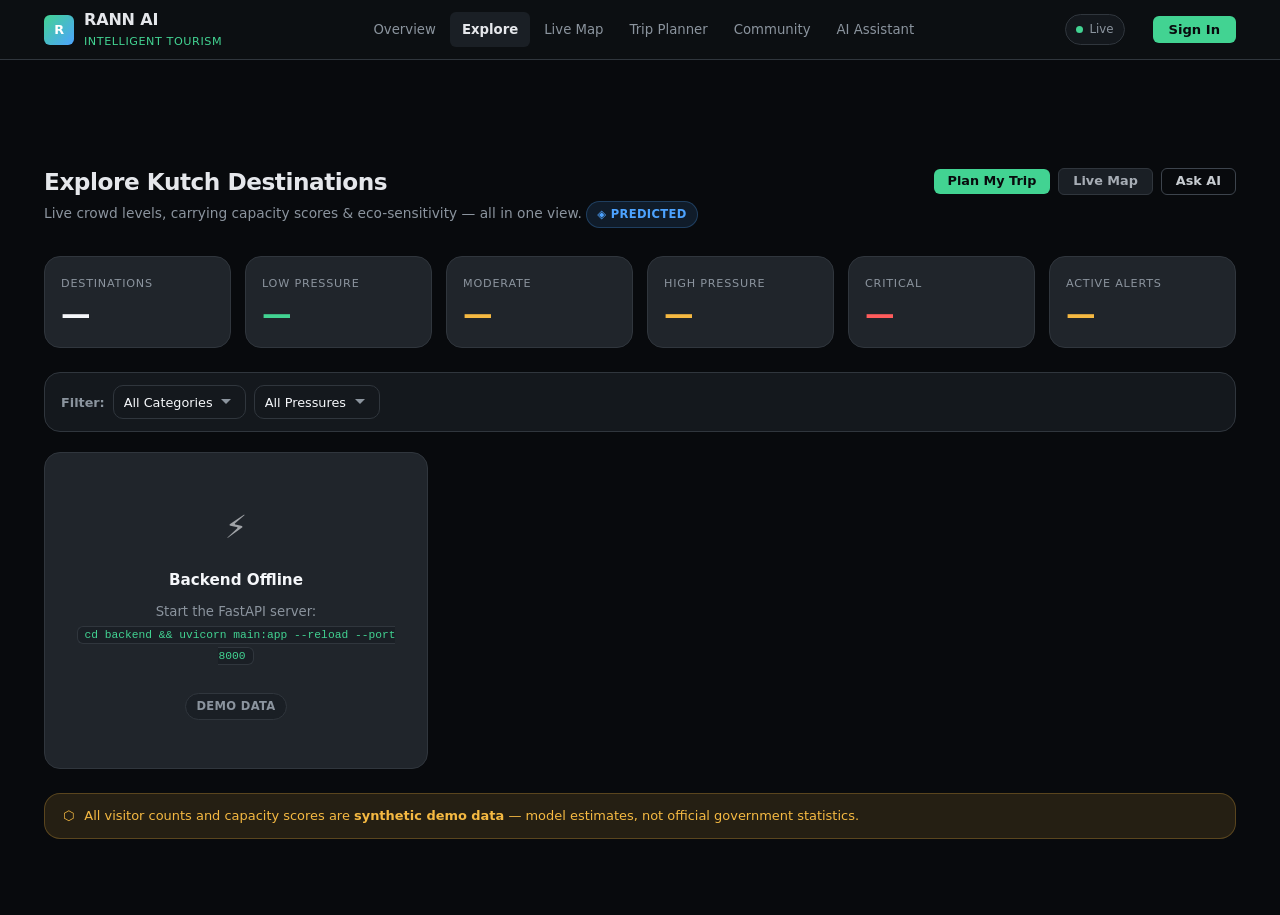
<file: frontend/dashboard.html>
<!DOCTYPE html>
<html lang="en">
<head>
<meta charset="UTF-8">
<meta name="viewport" content="width=device-width, initial-scale=1.0">
<title>Explore Kutch — RANN AI Intelligence</title>
<link rel="stylesheet" href="public/styles.css">
</head>
<body>

<nav class="main-nav">
  <div class="nav-inner">
    <a href="index.html" class="nav-brand">
      <div class="nav-logo-mark">R</div>
      <div><div class="brand-name">RANN AI</div><div class="brand-sub">INTELLIGENT TOURISM</div></div>
    </a>
    <div class="nav-links">
      <a href="index.html">Overview</a>
      <a href="dashboard.html" class="active">Explore</a>
      <a href="map.html">Live Map</a>
      <a href="planner.html">Trip Planner</a>
      <a href="artisans.html">Community</a>
      <a href="assistant.html">AI Assistant</a>
      <a href="admin.html" class="nav-admin-link" style="display:none">Authority</a>
    </div>
    <div class="nav-right">
      <div class="nav-status"><span class="nav-status-dot"></span><span>Live</span></div>
      <span class="nav-user nav-user-name" id="nav-user-name"></span>
      <a href="login.html" id="nav-login" class="btn-nav">Sign In</a>
      <button id="nav-logout" class="btn-nav btn-nav-ghost" style="display:none">Sign Out</button>
      <button class="nav-toggle" id="nav-toggle" aria-label="Menu">
        <svg width="22" height="22" viewBox="0 0 22 22" fill="none" stroke="currentColor" stroke-width="2" stroke-linecap="round"><line x1="2" y1="6" x2="20" y2="6"/><line x1="2" y1="11" x2="20" y2="11"/><line x1="2" y1="16" x2="20" y2="16"/></svg>
      </button>
    </div>
  </div>
  <nav class="nav-drawer" id="nav-drawer">
    <a href="index.html">Overview</a>
    <a href="dashboard.html" class="active">Explore</a>
    <a href="map.html">Live Map</a>
    <a href="planner.html">Trip Planner</a>
    <a href="artisans.html">Community</a>
    <a href="assistant.html">AI Assistant</a>
    <a href="admin.html" class="nav-admin-link" style="display:none">Authority</a>
  </nav>
</nav>

<div class="page-wrap">
  <div class="container">

    <!-- Alerts strip -->
    <div id="alert-strip" class="alert-strip"></div>

    <!-- Page header -->
    <div class="page-hdr">
      <div>
        <h1>Explore Kutch Destinations</h1>
        <p>Live crowd levels, carrying capacity scores &amp; eco-sensitivity — all in one view.
          <span class="badge badge-predicted">◈ PREDICTED</span>
        </p>
      </div>
      <div class="page-hdr-actions">
        <a href="planner.html" class="btn btn-primary btn-sm">Plan My Trip</a>
        <a href="map.html" class="btn btn-secondary btn-sm">Live Map</a>
        <a href="assistant.html" class="btn btn-outline btn-sm">Ask AI</a>
      </div>
    </div>

    <!-- KPI strip -->
    <div class="kpi-grid" id="kpi-strip" style="margin-bottom:24px">
      <div class="kpi-card"><div class="kpi-label">Destinations</div><div class="kpi-value" id="kpi-total">—</div></div>
      <div class="kpi-card"><div class="kpi-label">Low Pressure</div><div class="kpi-value text-eco" id="kpi-low">—</div></div>
      <div class="kpi-card"><div class="kpi-label">Moderate</div><div class="kpi-value text-amber" id="kpi-mod">—</div></div>
      <div class="kpi-card"><div class="kpi-label">High Pressure</div><div class="kpi-value text-amber" id="kpi-high">—</div></div>
      <div class="kpi-card"><div class="kpi-label">Critical</div><div class="kpi-value text-red" id="kpi-crit">—</div></div>
      <div class="kpi-card"><div class="kpi-label">Active Alerts</div><div class="kpi-value text-amber" id="kpi-alerts">—</div></div>
    </div>

    <!-- Filter bar -->
    <div class="filter-bar">
      <label>Filter:</label>
      <select id="filter-category" class="form-control form-select" style="width:auto;padding:5px 32px 5px 10px;font-size:0.8rem;height:34px">
        <option value="">All Categories</option>
        <option value="desert">Desert</option>
        <option value="wildlife">Wildlife</option>
        <option value="culture">Culture</option>
        <option value="heritage">Heritage</option>
        <option value="handicraft">Handicraft</option>
        <option value="village">Village</option>
        <option value="nature">Nature</option>
      </select>
      <select id="filter-pressure" class="form-control form-select" style="width:auto;padding:5px 32px 5px 10px;font-size:0.8rem;height:34px">
        <option value="">All Pressures</option>
        <option value="low">▲ Low</option>
        <option value="moderate">◆ Moderate</option>
        <option value="high">◆ High</option>
        <option value="critical">▼ Critical</option>
      </select>
      <span id="dest-count" style="font-size:0.79rem;color:var(--text-muted);margin-left:4px"></span>
    </div>

    <!-- Destinations grid -->
    <div class="grid grid-2" id="destinations-grid">
      <div class="loading-overlay" style="grid-column:1/-1">
        <div class="spinner spinner-lg"></div>
        <div class="loading-text">Loading destination intelligence…</div>
      </div>
    </div>

    <!-- Demo notice -->
    <div class="demo-notice" style="margin-top:24px">
      <span style="flex-shrink:0">⬡</span>
      <span>All visitor counts and capacity scores are <strong>synthetic demo data</strong> — model estimates, not official government statistics.</span>
    </div>

  </div>
</div>

<script src="src/api.js"></script>
<script>
let allDests = [], allCC = {};

// Mobile nav
const nt = document.getElementById('nav-toggle'), nd = document.getElementById('nav-drawer');
if (nt && nd) nt.addEventListener('click', () => { nd.classList.toggle('open'); });

async function loadData() {
  try {
    const [dests, cc, alerts] = await Promise.all([
      API.getDestinations(), API.getAllCC(), API.getAlerts()
    ]);
    allDests = dests;
    cc.forEach(c => allCC[c.destination_id] = c);

    // Alert strip
    const active = alerts.filter(a => a.is_active).slice(0, 3);
    document.getElementById('alert-strip').innerHTML = active.map(a => {
      const cls = a.severity === 'critical' ? 'alert-critical' : a.severity === 'warning' ? 'alert-warning' : 'alert-info';
      const icon = a.severity === 'critical' ? '▼' : a.severity === 'warning' ? '◆' : 'ℹ';
      return `<div class="alert-item ${cls}">
        <div class="alert-icon">${icon}</div>
        <div class="alert-content">
          <div class="alert-title">${a.title}</div>
          <div class="alert-msg">${a.message}</div>
        </div>
      </div>`;
    }).join('');

    // KPI
    const ccArr = Object.values(allCC);
    document.getElementById('kpi-total').textContent = dests.length;
    document.getElementById('kpi-low').textContent   = ccArr.filter(c => c.pressure_level === 'low').length;
    document.getElementById('kpi-mod').textContent   = ccArr.filter(c => c.pressure_level === 'moderate').length;
    document.getElementById('kpi-high').textContent  = ccArr.filter(c => c.pressure_level === 'high').length;
    document.getElementById('kpi-crit').textContent  = ccArr.filter(c => c.pressure_level === 'critical').length;
    document.getElementById('kpi-alerts').textContent = alerts.filter(a => a.is_active).length;

    renderDests(dests);
  } catch(e) {
    showError('destinations-grid', e.message, true);
  }
}

function renderDests(dests) {
  const grid = document.getElementById('destinations-grid');
  document.getElementById('dest-count').textContent =
    `${dests.length} destination${dests.length !== 1 ? 's' : ''}`;

  if (!dests.length) {
    grid.innerHTML = `<div style="grid-column:1/-1;text-align:center;padding:56px 24px;color:var(--text-muted)">
      <div style="font-size:1.5rem;margin-bottom:12px;opacity:0.4">○</div>
      No destinations match the selected filters.
    </div>`;
    return;
  }

  grid.innerHTML = dests.map(d => {
    const c = allCC[d.id] || {};
    const util = d.estimated_capacity ? Math.round(d.current_load / d.estimated_capacity * 100) : 0;
    const pColor = PRESSURE_COLORS[c.pressure_level] || PRESSURE_COLORS.low;
    const isOverloaded = c.pressure_level === 'high' || c.pressure_level === 'critical';
    const utilColor = pctColor(util);

    return `<div class="dest-card animate-in">
      <div class="dest-card-accent" style="background:${pColor.dot}"></div>
      <div class="dest-card-body">
        <div style="display:flex;align-items:flex-start;justify-content:space-between;gap:8px;margin-bottom:8px">
          <div>
            <div class="dest-name">${d.name}</div>
            ${d.local_name ? `<div class="dest-local">${d.local_name}</div>` : ''}
          </div>
          <div style="display:flex;flex-direction:column;align-items:flex-end;gap:4px;flex-shrink:0">
            ${pressureBadge(c.pressure_level || 'low')}
            ${dataLabelBadge(d.data_label || 'DEMO')}
          </div>
        </div>
        <div class="dest-meta">
          <span>◎ ${d.location}</span>
          <span style="color:var(--border-bright)">·</span>
          <span>${(d.category || '').charAt(0).toUpperCase() + (d.category || '').slice(1)}</span>
          ${d.eco_sensitivity ? `<span style="color:var(--border-bright)">·</span><span style="color:var(--eco);font-size:0.72rem">Eco-Sensitive</span>` : ''}
        </div>
        <div class="dest-desc">${d.description || ''}</div>

        <div class="dest-stats">
          <div class="dest-stat-item">
            <div class="dest-stat-label">Visitors Today</div>
            <div class="dest-stat-val">${formatNum(d.current_load)}<span style="font-weight:400;font-size:0.72rem;color:var(--text-muted)"> / ${formatNum(d.estimated_capacity)}</span></div>
          </div>
          <div class="dest-stat-item">
            <div class="dest-stat-label">CC Score</div>
            <div class="dest-stat-val" style="color:${pColor.dot}">${c.score != null ? c.score.toFixed(0) : '—'}<span style="font-weight:400;font-size:0.72rem;color:var(--text-muted)">/100</span></div>
          </div>
        </div>

        <div style="margin-bottom:4px">
          ${scoreMeter(util)}
        </div>
        <div style="display:flex;align-items:center;justify-content:space-between;margin-bottom:12px">
          <span style="font-size:0.72rem;color:var(--text-muted)">${util}% capacity utilisation</span>
          <span style="font-size:0.72rem;font-weight:700;color:${utilColor}">${pctLabel(util)}</span>
        </div>

        ${isOverloaded && c.recommended_action ? `
          <div style="font-size:0.78rem;font-weight:600;color:var(--amber);margin-bottom:10px;padding:8px 12px;background:var(--amber-dim);border-radius:var(--radius-sm);border:1px solid var(--amber-border)">
            ◆ ${c.recommended_action}
          </div>` : ''}
        ${d.community_opportunities ? `
          <div style="font-size:0.78rem;color:var(--eco);margin-bottom:10px">
            ● Community experiences available
          </div>` : ''}

        <div class="dest-actions">
          <a href="planner.html?dest=${d.id}" class="btn btn-primary btn-sm">Plan Visit</a>
          <a href="map.html" class="btn btn-secondary btn-sm">Map</a>
          <a href="assistant.html" class="btn btn-outline btn-sm">Ask AI</a>
          ${isOverloaded ? `<button onclick="findAlternatives(${d.id},'${d.name.replace(/'/g,"\\'")}','${d.category}')" class="btn btn-sm btn-outline-eco">Find Alternative</button>` : ''}
        </div>
      </div>
    </div>`;
  }).join('');
}

async function findAlternatives(id, name, cat) {
  showToast(`Finding alternatives for ${name}…`, 'info');
  try {
    const res = await API.getAlternatives(id);
    const alts = res.alternatives || [];
    if (!alts.length) { showToast('No alternatives found right now.', 'warning'); return; }

    const overlay = document.createElement('div');
    overlay.style.cssText = 'position:fixed;inset:0;background:rgba(0,0,0,0.7);z-index:9999;display:flex;align-items:center;justify-content:center;padding:20px;backdrop-filter:blur(4px)';
    overlay.innerHTML = `
      <div style="background:var(--card);border:1px solid var(--border);border-radius:var(--radius-lg);padding:28px;max-width:560px;width:100%;max-height:85vh;overflow-y:auto;box-shadow:var(--shadow-lg)">
        <div style="display:flex;justify-content:space-between;align-items:center;margin-bottom:16px">
          <div>
            <div style="font-size:1rem;font-weight:800;color:var(--silver-bright)">Alternative Destinations</div>
            <div style="font-size:0.79rem;color:var(--text-muted);margin-top:2px">Instead of ${name}</div>
          </div>
          <button onclick="this.closest('[style*=fixed]').remove()" style="background:none;border:none;cursor:pointer;font-size:1.2rem;color:var(--text-muted);padding:4px">✕</button>
        </div>
        <p style="font-size:0.82rem;color:var(--text-muted);margin-bottom:16px">${res.message || ''}</p>
        ${alts.map(a => `
          <div style="border:1px solid var(--border);border-radius:var(--radius);padding:14px;margin-bottom:10px;background:var(--surface-elevated)">
            <div style="font-weight:700;margin-bottom:4px;color:var(--text-primary)">${a.name}</div>
            <div style="font-size:0.78rem;color:var(--text-muted);margin-bottom:6px">${a.category} · CC: ${a.carrying_capacity_score?.toFixed(0)}/100 · Similarity: ${a.similarity_score}%</div>
            <div style="font-size:0.81rem;margin-bottom:8px;color:var(--text-secondary)">${a.reason}</div>
            ${a.community_opportunities ? '<div style="font-size:0.75rem;color:var(--eco)">● Community opportunities available</div>' : ''}
            <div style="margin-top:8px;display:flex;gap:6px;align-items:center">
              ${pressureBadge(a.pressure_level || 'low')}
              <span class="badge badge-ai">◈ AI RECOMMENDATION</span>
            </div>
          </div>`).join('')}
        <div style="font-size:0.72rem;color:var(--text-muted);margin-top:8px">AI recommendations from demo data. Verify before visiting.</div>
      </div>`;
    document.body.appendChild(overlay);
    overlay.addEventListener('click', e => { if (e.target === overlay) overlay.remove(); });
  } catch(e) { showToast('Error: ' + e.message, 'error'); }
}

document.getElementById('filter-category').addEventListener('change', applyFilters);
document.getElementById('filter-pressure').addEventListener('change', applyFilters);

function applyFilters() {
  const cat   = document.getElementById('filter-category').value;
  const press = document.getElementById('filter-pressure').value;
  let f = allDests;
  if (cat)   f = f.filter(d => d.category === cat);
  if (press) f = f.filter(d => (allCC[d.id]?.pressure_level || 'low') === press);
  renderDests(f);
}

loadData();
</script>
</body>
</html>
</file>
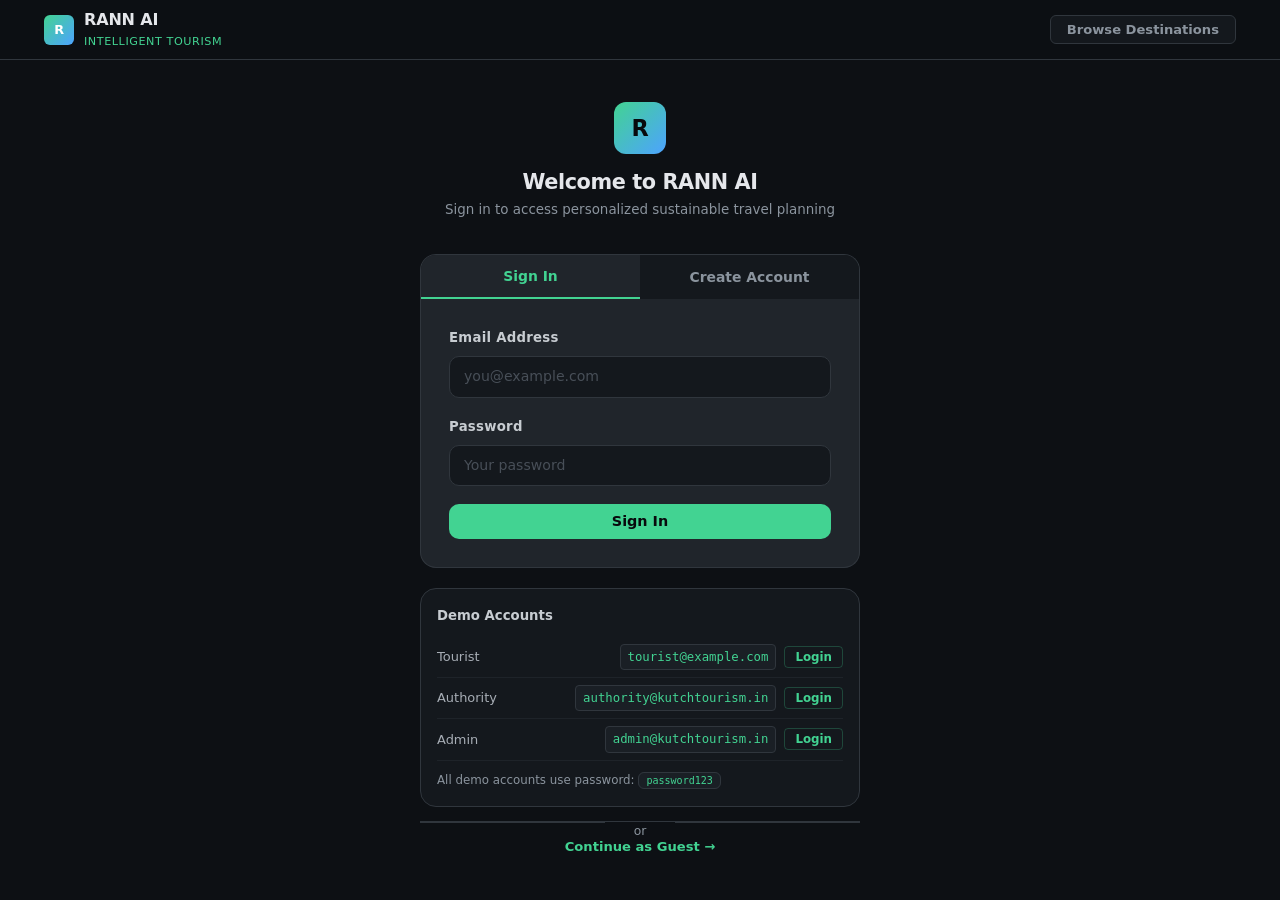
<file: frontend/login.html>
<!DOCTYPE html>
<html lang="en">
<head>
<meta charset="UTF-8">
<meta name="viewport" content="width=device-width, initial-scale=1.0">
<title>Sign In — RANN AI</title>
<link rel="stylesheet" href="public/styles.css">
<style>
  body { background: var(--bg-deep); display: flex; flex-direction: column; min-height: 100vh; }
  .login-wrap {
    flex: 1; display: flex; align-items: center; justify-content: center; padding: 32px 20px;
  }
  .login-box { width: 100%; max-width: 440px; }
  .login-logo { text-align: center; margin-bottom: 32px; }
  .login-logo .logo-mark {
    width: 52px; height: 52px; margin: 0 auto 16px;
    background: linear-gradient(135deg, var(--eco), var(--blue));
    border-radius: var(--radius-md);
    display: flex; align-items: center; justify-content: center;
    font-size: 1.4rem; font-weight: 900; color: #080A0D;
  }
  .login-logo h1 { font-size: 1.3rem; font-weight: 900; margin-bottom: 4px; color: var(--silver-bright); }
  .login-logo p  { color: var(--text-muted); font-size: 0.84rem; }
  .auth-tabs {
    display: flex; background: var(--surface); border-radius: var(--radius-lg) var(--radius-lg) 0 0;
    overflow: hidden; border: 1px solid var(--border); border-bottom: none;
  }
  .auth-tab {
    flex: 1; text-align: center; padding: 13px; cursor: pointer;
    font-weight: 700; font-size: 0.87rem; color: var(--text-muted);
    background: var(--surface); border: none; font-family: var(--font);
    transition: all var(--t-fast);
  }
  .auth-tab.active { background: var(--card); color: var(--eco); border-bottom: 2px solid var(--eco); }
  .auth-form-wrap {
    background: var(--card); border: 1px solid var(--border); border-top: none;
    border-radius: 0 0 var(--radius-lg) var(--radius-lg); padding: 28px;
  }
  .auth-form { display: none; }
  .auth-form.active { display: block; }
  .demo-creds {
    background: var(--surface); border-radius: var(--radius-lg); padding: 16px;
    margin-top: 20px; border: 1px solid var(--border);
  }
  .demo-creds-title { font-weight: 700; font-size: 0.83rem; margin-bottom: 10px; color: var(--silver); }
  .demo-cred {
    display: flex; justify-content: space-between; align-items: center;
    padding: 7px 0; border-bottom: 1px solid var(--border-subtle); font-size: 0.81rem;
    color: var(--text-secondary);
  }
  .demo-cred:last-child { border-bottom: none; }
  .demo-cred code { background: var(--surface-elevated); color: var(--eco); padding: 2px 7px; border-radius: 4px; font-size: 0.77rem; border: 1px solid var(--border); }
  .quick-login-btn {
    background: none; border: 1px solid var(--eco-border); color: var(--eco);
    padding: 3px 10px; border-radius: 4px; font-size: 0.74rem; cursor: pointer;
    font-family: var(--font); font-weight: 600; transition: all var(--t-fast);
  }
  .quick-login-btn:hover { background: var(--eco-dim); }
  .divider {
    text-align: center; color: var(--text-muted); font-size: 0.77rem;
    margin: 14px 0; position: relative;
  }
  .divider::before, .divider::after {
    content: ''; position: absolute; top: 50%; width: 42%; height: 1px;
    background: var(--border);
  }
  .divider::before { left: 0; }
  .divider::after  { right: 0; }
  .guest-link { display: block; text-align: center; font-size: 0.82rem; color: var(--text-muted); margin-top: 14px; }
  .guest-link a { color: var(--eco); font-weight: 600; }
</style>
</head>
<body>

<nav class="main-nav">
  <div class="nav-inner">
    <a href="index.html" class="nav-brand">
      <div class="nav-logo-mark">R</div>
      <div><div class="brand-name">RANN AI</div><div class="brand-sub">INTELLIGENT TOURISM</div></div>
    </a>
    <div class="nav-right">
      <a href="dashboard.html" class="btn-nav btn-nav-ghost">Browse Destinations</a>
    </div>
  </div>
</nav>

<div class="login-wrap">
  <div class="login-box">
    <div class="login-logo">
      <div class="logo-mark">R</div>
      <h1>Welcome to RANN AI</h1>
      <p>Sign in to access personalized sustainable travel planning</p>
    </div>

    <!-- Tabs -->
    <div class="auth-tabs" role="tablist" aria-label="Authentication">
      <button class="auth-tab active" role="tab" aria-selected="true" aria-controls="login-panel" id="login-tab" data-target="login-panel">Sign In</button>
      <button class="auth-tab" role="tab" aria-selected="false" aria-controls="register-panel" id="register-tab" data-target="register-panel">Create Account</button>
    </div>

    <div class="auth-form-wrap">
      <!-- Login -->
      <div id="login-panel" class="auth-form active" role="tabpanel" aria-labelledby="login-tab">
        <div class="form-group">
          <label class="form-label" for="login-email">Email Address</label>
          <input type="email" id="login-email" class="form-control" placeholder="you@example.com" autocomplete="email" required>
        </div>
        <div class="form-group">
          <label class="form-label" for="login-password">Password</label>
          <input type="password" id="login-password" class="form-control" placeholder="Your password" autocomplete="current-password" required>
        </div>
        <div id="login-error" class="form-error" role="alert"></div>
        <button id="login-btn" class="btn btn-primary btn-full">Sign In</button>
      </div>

      <!-- Register -->
      <div id="register-panel" class="auth-form" role="tabpanel" aria-labelledby="register-tab">
        <div class="form-group">
          <label class="form-label" for="reg-name">Full Name</label>
          <input type="text" id="reg-name" class="form-control" placeholder="Your full name" autocomplete="name" required>
        </div>
        <div class="form-group">
          <label class="form-label" for="reg-email">Email Address</label>
          <input type="email" id="reg-email" class="form-control" placeholder="you@example.com" autocomplete="email" required>
        </div>
        <div class="form-group">
          <label class="form-label" for="reg-password">Password <span>(min 6 characters)</span></label>
          <input type="password" id="reg-password" class="form-control" placeholder="Choose a strong password" autocomplete="new-password" required minlength="6">
        </div>
        <div class="form-group">
          <label class="form-label" for="reg-role">I am a…</label>
          <select id="reg-role" class="form-control form-select">
            <option value="tourist">Tourist — Plan eco-friendly trips</option>
            <option value="operator">Eco-Tour Operator — Manage sustainable packages</option>
            <option value="artisan">Local Artisan — Share crafts &amp; culture</option>
          </select>
        </div>
        <div id="register-error" class="form-error" role="alert"></div>
        <button id="register-btn" class="btn btn-primary btn-full">Create Account</button>
      </div>
    </div>

    <!-- Demo credentials -->
    <div class="demo-creds" role="note" aria-label="Demo Accounts">
      <div class="demo-creds-title">Demo Accounts</div>
      <div class="demo-cred">
        <span>Tourist</span>
        <div style="display:flex;gap:8px;align-items:center">
          <code>tourist@example.com</code>
          <button class="quick-login-btn" onclick="quickLogin('tourist@example.com')">Login</button>
        </div>
      </div>
      <div class="demo-cred">
        <span>Authority</span>
        <div style="display:flex;gap:8px;align-items:center">
          <code>authority@kutchtourism.in</code>
          <button class="quick-login-btn" onclick="quickLogin('authority@kutchtourism.in')">Login</button>
        </div>
      </div>
      <div class="demo-cred">
        <span>Admin</span>
        <div style="display:flex;gap:8px;align-items:center">
          <code>admin@kutchtourism.in</code>
          <button class="quick-login-btn" onclick="quickLogin('admin@kutchtourism.in')">Login</button>
        </div>
      </div>
      <div style="margin-top:10px;font-size:0.74rem;color:var(--text-muted)">All demo accounts use password: <code>password123</code></div>
    </div>

    <div class="divider">or</div>
    <div class="guest-link"><a href="dashboard.html">Continue as Guest →</a></div>
  </div>
</div>

<script src="src/api.js"></script>
<script>
// Redirect if already logged in
if (API.isLoggedIn()) {
  const user = API.getUser();
  window.location.href = (user?.role === 'authority' || user?.role === 'admin') ? 'admin.html' : 'dashboard.html';
}

// Tab switching
document.querySelectorAll('.auth-tab').forEach(tab => {
  tab.addEventListener('click', () => {
    document.querySelectorAll('.auth-tab').forEach(t => { t.classList.remove('active'); t.setAttribute('aria-selected', 'false'); });
    document.querySelectorAll('.auth-form').forEach(f => f.classList.remove('active'));
    tab.classList.add('active');
    tab.setAttribute('aria-selected', 'true');
    document.getElementById(tab.dataset.target).classList.add('active');
    document.querySelectorAll('.form-error').forEach(e => { e.textContent = ''; e.classList.remove('show'); });
  });
});

// Login
document.getElementById('login-btn').addEventListener('click', doLogin);
document.getElementById('login-password').addEventListener('keydown', e => { if (e.key === 'Enter') doLogin(); });

async function doLogin() {
  const email    = document.getElementById('login-email').value.trim();
  const password = document.getElementById('login-password').value;
  const errEl    = document.getElementById('login-error');
  errEl.textContent = ''; errEl.classList.remove('show');

  if (!email || !password) {
    errEl.textContent = 'Please enter your email and password.';
    errEl.classList.add('show'); return;
  }
  const btn = document.getElementById('login-btn');
  btn.disabled = true; btn.textContent = 'Signing in…';

  try {
    const res = await API.login(email, password);
    API.setToken(res.access_token);
    API.setUser({ name: res.name, role: res.role, id: res.user_id });
    showToast('Welcome back, ' + res.name + '!', 'success');
    const next = new URLSearchParams(location.search).get('next');
    setTimeout(() => {
      if (next) window.location.href = decodeURIComponent(next);
      else window.location.href = (res.role === 'authority' || res.role === 'admin') ? 'admin.html' : 'dashboard.html';
    }, 600);
  } catch (e) {
    const msg = e.message === 'BACKEND_OFFLINE'
      ? 'Backend server is offline. Start with: cd backend && uvicorn main:app --reload --port 8000'
      : e.message;
    errEl.textContent = msg; errEl.classList.add('show');
    btn.disabled = false; btn.textContent = 'Sign In';
  }
}

// Register
document.getElementById('register-btn').addEventListener('click', async () => {
  const name     = document.getElementById('reg-name').value.trim();
  const email    = document.getElementById('reg-email').value.trim();
  const password = document.getElementById('reg-password').value;
  const role     = document.getElementById('reg-role').value;
  const errEl    = document.getElementById('register-error');
  errEl.textContent = ''; errEl.classList.remove('show');

  if (!name || !email || !password) {
    errEl.textContent = 'Please fill in all required fields.';
    errEl.classList.add('show'); return;
  }
  const btn = document.getElementById('register-btn');
  btn.disabled = true; btn.textContent = 'Creating account…';

  try {
    await API.register({ name, email, password, role });
    showToast('Account created! Signing you in…', 'success');
    const res = await API.login(email, password);
    API.setToken(res.access_token);
    API.setUser({ name: res.name, role: res.role, id: res.user_id });
    setTimeout(() => window.location.href = 'dashboard.html', 700);
  } catch (e) {
    errEl.textContent = e.message; errEl.classList.add('show');
    btn.disabled = false; btn.textContent = 'Create Account';
  }
});

// Quick login
async function quickLogin(email) {
  document.getElementById('login-email').value = email;
  document.getElementById('login-password').value = 'password123';
  // Switch to login tab
  document.querySelectorAll('.auth-tab').forEach(t => { t.classList.remove('active'); t.setAttribute('aria-selected','false'); });
  document.querySelectorAll('.auth-form').forEach(f => f.classList.remove('active'));
  document.getElementById('login-tab').classList.add('active');
  document.getElementById('login-tab').setAttribute('aria-selected','true');
  document.getElementById('login-panel').classList.add('active');
  await doLogin();
}
</script>
</body>
</html>
</file>
<file: frontend/public/styles.css>
/* ═══════════════════════════════════════════════════════════════════════════
   RANN AI — Dark Silver Design System
   Smart Rann of Kutch Eco-Tourism & Carrying Capacity Planner
   IBM Hackathon · Premium · Intelligent · Sustainable
   ═══════════════════════════════════════════════════════════════════════════ */

/* ── 1. CSS Variables ────────────────────────────────────────────────────── */
:root {
  /* Backgrounds */
  --bg-primary:    #080A0D;
  --bg-deep:       #0D1014;
  --surface:       #14181D;
  --surface-elevated: #1A1F25;
  --card:          #20252B;
  --card-hover:    #252B32;

  /* Borders */
  --border:        #30363D;
  --border-subtle: #1E2329;
  --border-bright: #3D444D;

  /* Text */
  --text-primary:  #F5F7FA;
  --text-secondary: #A7ADB5;
  --text-muted:    #8B949E;
  --text-disabled: #484F58;

  /* Silver palette */
  --silver:        #C7CCD1;
  --silver-bright: #E5E7EB;
  --silver-muted:  #8B949E;

  /* Accent colors — use sparingly */
  --eco:           #42D392;
  --eco-dim:       rgba(66,211,146,0.12);
  --eco-border:    rgba(66,211,146,0.25);
  --blue:          #4DA3FF;
  --blue-dim:      rgba(77,163,255,0.12);
  --blue-border:   rgba(77,163,255,0.25);
  --amber:         #F5B942;
  --amber-dim:     rgba(245,185,66,0.12);
  --amber-border:  rgba(245,185,66,0.25);
  --red:           #FF5C5C;
  --red-dim:       rgba(255,92,92,0.12);
  --red-border:    rgba(255,92,92,0.25);
  --purple:        #9d7fe8;
  --purple-dim:    rgba(157,127,232,0.12);
  --purple-border: rgba(157,127,232,0.25);

  /* Semantic */
  --success: var(--eco);
  --warning: var(--amber);
  --danger:  var(--red);
  --info:    var(--blue);

  /* Radius */
  --radius-xs: 4px;
  --radius-sm: 6px;
  --radius:    10px;
  --radius-md: 12px;
  --radius-lg: 16px;
  --radius-xl: 24px;

  /* Shadows */
  --shadow-sm: 0 1px 4px rgba(0,0,0,0.4);
  --shadow:    0 2px 12px rgba(0,0,0,0.5);
  --shadow-md: 0 4px 24px rgba(0,0,0,0.6);
  --shadow-lg: 0 8px 40px rgba(0,0,0,0.7);
  --glow-eco:  0 0 20px rgba(66,211,146,0.15);
  --glow-blue: 0 0 20px rgba(77,163,255,0.15);

  /* Typography */
  --font: -apple-system, "Segoe UI", system-ui, sans-serif;
  --font-mono: "SF Mono", "Fira Code", "Cascadia Code", monospace;

  /* Nav */
  --nav-h: 60px;

  /* Transitions */
  --t-fast: 0.12s ease;
  --t-base: 0.2s ease;
  --t-slow: 0.35s ease;
}

/* ── 2. Reset & Base ─────────────────────────────────────────────────────── */
*, *::before, *::after { box-sizing: border-box; margin: 0; padding: 0; }
html { scroll-behavior: smooth; -webkit-text-size-adjust: 100%; }
body {
  font-family: var(--font);
  background: var(--bg-primary);
  color: var(--text-primary);
  line-height: 1.65;
  font-size: 15px;
  min-height: 100vh;
  -webkit-font-smoothing: antialiased;
  -moz-osx-font-smoothing: grayscale;
}
a { color: var(--blue); text-decoration: none; transition: color var(--t-fast); }
a:hover { color: var(--silver-bright); text-decoration: none; }
img { max-width: 100%; height: auto; display: block; }
code {
  font-family: var(--font-mono);
  font-size: 0.85em;
  background: var(--surface-elevated);
  color: var(--eco);
  padding: 2px 7px;
  border-radius: var(--radius-sm);
  border: 1px solid var(--border);
}

/* ── 3. Layout ───────────────────────────────────────────────────────────── */
.container    { max-width: 1240px; margin: 0 auto; padding: 0 24px; }
.container-sm { max-width:  860px; margin: 0 auto; padding: 0 24px; }
.page-wrap    { padding-top: calc(var(--nav-h) + 28px); padding-bottom: 56px; }

/* ── 4. Navigation ───────────────────────────────────────────────────────── */
.main-nav {
  background: rgba(13,16,20,0.95);
  backdrop-filter: blur(12px);
  -webkit-backdrop-filter: blur(12px);
  position: sticky; top: 0; z-index: 1000;
  height: var(--nav-h);
  border-bottom: 1px solid var(--border);
}
.nav-inner {
  max-width: 1240px; margin: 0 auto;
  display: flex; align-items: center; justify-content: space-between;
  height: 100%; padding: 0 24px; gap: 16px;
}
.nav-brand {
  font-size: 1rem; font-weight: 800;
  color: var(--silver-bright);
  text-decoration: none;
  display: flex; align-items: center; gap: 10px;
  white-space: nowrap; flex-shrink: 0;
  letter-spacing: -0.01em;
}
.nav-brand .brand-name { color: var(--silver-bright); }
.nav-brand .brand-sub  { color: var(--eco); font-size: 0.7rem; font-weight: 500; letter-spacing: 0.05em; }
.nav-brand .nav-icon   { font-size: 1.2rem; }
.nav-logo-mark {
  width: 30px; height: 30px;
  background: linear-gradient(135deg, var(--eco) 0%, var(--blue) 100%);
  border-radius: var(--radius-sm);
  display: flex; align-items: center; justify-content: center;
  font-size: 0.8rem; font-weight: 900; color: #fff; flex-shrink: 0;
}
.nav-links {
  display: flex; gap: 2px; align-items: center; flex-wrap: nowrap; overflow: hidden;
}
.nav-links a {
  color: var(--text-muted);
  text-decoration: none;
  padding: 7px 12px;
  border-radius: var(--radius-sm);
  font-size: 0.83rem; font-weight: 500;
  white-space: nowrap;
  transition: background var(--t-fast), color var(--t-fast);
}
.nav-links a:hover { background: var(--surface-elevated); color: var(--text-primary); }
.nav-links a.active { background: var(--surface-elevated); color: var(--silver-bright); font-weight: 700; }
.nav-right { display: flex; align-items: center; gap: 8px; flex-shrink: 0; }

/* Status dot */
.nav-status {
  display: flex; align-items: center; gap: 6px;
  font-size: 0.74rem; color: var(--text-muted);
  padding: 5px 10px;
  background: var(--surface);
  border: 1px solid var(--border);
  border-radius: 20px;
}
.nav-status-dot {
  width: 7px; height: 7px; border-radius: 50%;
  background: var(--eco);
  animation: pulse-dot 2s infinite;
}
@keyframes pulse-dot {
  0%, 100% { opacity: 1; }
  50%       { opacity: 0.4; }
}
.nav-user { color: var(--silver); font-size: 0.8rem; padding: 0 6px; }

/* Nav buttons */
.btn-nav {
  background: var(--eco);
  color: #080A0D;
  padding: 7px 16px;
  border-radius: var(--radius-sm);
  font-weight: 700; border: none; cursor: pointer;
  text-decoration: none; font-size: 0.82rem;
  line-height: 1; display: inline-flex; align-items: center; gap: 5px;
  transition: all var(--t-base); white-space: nowrap; font-family: var(--font);
}
.btn-nav:hover { background: #5fe0a8; color: #080A0D; text-decoration: none; }
.btn-nav-ghost {
  background: var(--surface);
  color: var(--text-muted);
  border: 1px solid var(--border);
}
.btn-nav-ghost:hover { background: var(--surface-elevated); color: var(--text-primary); }

/* Mobile hamburger */
.nav-toggle {
  display: none; background: none; border: none; cursor: pointer; padding: 4px;
  color: var(--text-muted);
}
.nav-toggle svg { display: block; }

/* Mobile drawer */
.nav-drawer {
  display: none; flex-direction: column;
  background: var(--bg-deep);
  border-bottom: 1px solid var(--border);
  padding: 8px 0;
}
.nav-drawer.open { display: flex; }
.nav-drawer a {
  color: var(--text-secondary); text-decoration: none;
  padding: 12px 24px; font-size: 0.9rem; font-weight: 500;
  border-left: 3px solid transparent;
  transition: all var(--t-fast);
}
.nav-drawer a:hover, .nav-drawer a.active {
  color: var(--silver-bright);
  background: var(--surface);
  border-left-color: var(--eco);
}

/* ── 5. Typography ───────────────────────────────────────────────────────── */
h1, h2, h3, h4, h5 {
  font-weight: 800;
  letter-spacing: -0.02em;
  line-height: 1.2;
  color: var(--text-primary);
}
h1 { font-size: clamp(1.6rem, 3vw, 2rem); }
h2 { font-size: clamp(1.2rem, 2.5vw, 1.5rem); }
h3 { font-size: 1.1rem; }
p { color: var(--text-secondary); line-height: 1.7; }

.text-eco   { color: var(--eco) !important; }
.text-blue  { color: var(--blue) !important; }
.text-amber { color: var(--amber) !important; }
.text-red   { color: var(--red) !important; }
.text-muted { color: var(--text-muted) !important; }

/* ── 6. Buttons ──────────────────────────────────────────────────────────── */
.btn {
  display: inline-flex; align-items: center; gap: 7px;
  padding: 10px 22px; border-radius: var(--radius);
  font-size: 0.9rem; font-weight: 600; cursor: pointer; border: none;
  text-decoration: none; transition: all var(--t-base); line-height: 1;
  white-space: nowrap; font-family: var(--font); position: relative; overflow: hidden;
}
.btn:hover  { text-decoration: none; transform: translateY(-1px); }
.btn:active { transform: translateY(0); }
.btn:disabled, .btn[disabled] { opacity: 0.45; cursor: not-allowed; transform: none; }

.btn-primary {
  background: var(--eco); color: #080A0D;
}
.btn-primary:hover { background: #5fe0a8; box-shadow: var(--glow-eco); }

.btn-blue {
  background: var(--blue); color: #fff;
}
.btn-blue:hover { background: #70b8ff; box-shadow: var(--glow-blue); }

.btn-outline {
  background: transparent;
  border: 1.5px solid var(--border-bright);
  color: var(--silver);
}
.btn-outline:hover { border-color: var(--eco); color: var(--eco); }

.btn-outline-eco {
  background: transparent;
  border: 1.5px solid var(--eco);
  color: var(--eco);
}
.btn-outline-eco:hover { background: var(--eco-dim); }

.btn-ghost {
  background: rgba(255,255,255,0.06);
  color: var(--text-secondary);
  border: 1px solid var(--border);
}
.btn-ghost:hover { background: var(--surface-elevated); color: var(--text-primary); }

.btn-secondary {
  background: var(--surface-elevated);
  border: 1px solid var(--border);
  color: var(--text-secondary);
}
.btn-secondary:hover { background: var(--card); color: var(--text-primary); }

.btn-danger { background: var(--red); color: #fff; }
.btn-danger:hover { background: #ff7070; }

.btn-sm  { padding: 6px 14px; font-size: 0.8rem; border-radius: var(--radius-sm); }
.btn-lg  { padding: 13px 28px; font-size: 1rem; border-radius: var(--radius-md); }
.btn-icon { padding: 8px; border-radius: var(--radius-sm); }
.btn-full { width: 100%; justify-content: center; }

/* ── 7. Cards ────────────────────────────────────────────────────────────── */
.card {
  background: var(--card);
  border: 1px solid var(--border);
  border-radius: var(--radius-lg);
  overflow: hidden;
  transition: box-shadow var(--t-base), border-color var(--t-base);
}
.card:hover { box-shadow: var(--shadow); border-color: var(--border-bright); }
.card-header {
  padding: 14px 20px;
  border-bottom: 1px solid var(--border);
  font-weight: 700; font-size: 0.88rem;
  display: flex; align-items: center; justify-content: space-between; gap: 8px;
  background: var(--surface-elevated);
  color: var(--silver);
  letter-spacing: 0.01em;
}
.card-body   { padding: 20px; }
.card-footer {
  padding: 12px 20px;
  border-top: 1px solid var(--border);
  background: var(--surface);
}

/* Card grid layouts */
.grid   { display: grid; gap: 20px; }
.grid-2 { grid-template-columns: repeat(auto-fill, minmax(300px, 1fr)); }
.grid-3 { grid-template-columns: repeat(auto-fill, minmax(240px, 1fr)); }
.grid-4 { grid-template-columns: repeat(auto-fill, minmax(200px, 1fr)); }

/* ── 8. Badges ───────────────────────────────────────────────────────────── */
.badge {
  display: inline-flex; align-items: center; gap: 4px;
  padding: 3px 10px; border-radius: 20px;
  font-size: 0.72rem; font-weight: 700; white-space: nowrap;
  letter-spacing: 0.03em;
}
.badge-sm { padding: 2px 7px; font-size: 0.65rem; }

/* Pressure badges */
.badge-low      { background: var(--eco-dim);   color: var(--eco);   border: 1px solid var(--eco-border); }
.badge-moderate { background: var(--amber-dim); color: var(--amber); border: 1px solid var(--amber-border); }
.badge-high     { background: var(--amber-dim); color: var(--amber); border: 1px solid var(--amber-border); }
.badge-critical { background: var(--red-dim);   color: var(--red);   border: 1px solid var(--red-border); }

/* Data type badges */
.badge-demo      { background: var(--surface-elevated); color: var(--silver-muted); border: 1px solid var(--border); }
.badge-predicted { background: var(--blue-dim);  color: var(--blue);  border: 1px solid var(--blue-border); }
.badge-ai        { background: var(--blue-dim);  color: var(--blue);  border: 1px solid var(--blue-border); }
.badge-verified  { background: var(--eco-dim);   color: var(--eco);   border: 1px solid var(--eco-border); }

/* Severity badges */
.badge-info     { background: var(--blue-dim);  color: var(--blue);  border: 1px solid var(--blue-border); }
.badge-warning  { background: var(--amber-dim); color: var(--amber); border: 1px solid var(--amber-border); }
.badge-critical2{ background: var(--red-dim);   color: var(--red);   border: 1px solid var(--red-border); }

/* ── 9. Forms ────────────────────────────────────────────────────────────── */
.form-group  { margin-bottom: 18px; }
.form-label  {
  display: block; font-weight: 600; margin-bottom: 7px;
  font-size: 0.83rem; color: var(--silver); letter-spacing: 0.02em;
}
.form-label span { font-weight: 400; color: var(--text-muted); }
.form-control {
  width: 100%; padding: 10px 14px;
  border: 1.5px solid var(--border);
  border-radius: var(--radius);
  font-size: 0.88rem;
  background: var(--surface);
  color: var(--text-primary);
  font-family: var(--font);
  transition: border-color var(--t-fast), box-shadow var(--t-fast);
  line-height: 1.4; -webkit-appearance: none; appearance: none;
}
.form-control:focus {
  outline: none;
  border-color: var(--eco);
  box-shadow: 0 0 0 3px rgba(66,211,146,0.12);
}
.form-control::placeholder { color: var(--text-disabled); }
.form-select {
  background-image: url("data:image/svg+xml,%3Csvg xmlns='http://www.w3.org/2000/svg' width='14' height='14' viewBox='0 0 14 14'%3E%3Cpath fill='%238B949E' d='M7 9L2 4h10z'/%3E%3C/svg%3E");
  background-repeat: no-repeat;
  background-position: right 12px center;
  padding-right: 36px; cursor: pointer;
}
.form-hint  { font-size: 0.77rem; color: var(--text-muted); margin-top: 5px; }
.form-error { font-size: 0.79rem; color: var(--red); margin-top: 5px; display: none; }
.form-error.show { display: block; }

/* Tag pills */
.tag-group { display: flex; flex-wrap: wrap; gap: 8px; }
.tag-pill {
  padding: 6px 14px; border: 1.5px solid var(--border);
  border-radius: 20px; cursor: pointer; font-size: 0.8rem;
  transition: all var(--t-fast); user-select: none;
  background: var(--surface); font-family: var(--font);
  color: var(--text-secondary);
}
.tag-pill:hover { border-color: var(--eco); color: var(--eco); }
.tag-pill.active, .tag-pill.selected {
  background: var(--eco-dim); color: var(--eco);
  border-color: var(--eco);
}

/* ── 10. KPI Cards ───────────────────────────────────────────────────────── */
.kpi-grid { display: grid; grid-template-columns: repeat(auto-fill, minmax(165px, 1fr)); gap: 14px; }
.kpi-card {
  background: var(--card);
  border: 1px solid var(--border);
  border-radius: var(--radius-lg);
  padding: 18px 16px;
  transition: box-shadow var(--t-base), border-color var(--t-base);
  position: relative; overflow: hidden;
}
.kpi-card::before {
  content: '';
  position: absolute; top: 0; left: 0; right: 0; height: 2px;
  background: linear-gradient(90deg, var(--eco), var(--blue));
  opacity: 0;
  transition: opacity var(--t-base);
}
.kpi-card:hover { box-shadow: var(--shadow); border-color: var(--border-bright); }
.kpi-card:hover::before { opacity: 1; }
.kpi-icon  { font-size: 1.1rem; margin-bottom: 10px; opacity: 0.7; }
.kpi-label { font-size: 0.7rem; color: var(--text-muted); text-transform: uppercase; letter-spacing: 0.07em; margin-bottom: 6px; }
.kpi-value { font-size: 1.85rem; font-weight: 900; line-height: 1; color: var(--text-primary); animation: count-up 0.4s ease; }
.kpi-sub   { font-size: 0.72rem; color: var(--text-muted); margin-top: 5px; }
.kpi-change { display: inline-flex; align-items: center; gap: 3px; font-size: 0.73rem; font-weight: 700; margin-top: 4px; }
.kpi-up    { color: var(--eco); }
.kpi-down  { color: var(--red); }

/* ── 11. Score / Progress Bars ───────────────────────────────────────────── */
.score-meter {
  background: var(--border); border-radius: 99px; height: 6px;
  overflow: hidden; margin: 6px 0;
}
.score-meter-fill {
  height: 100%; border-radius: 99px;
  transition: width 0.7s cubic-bezier(0.4, 0, 0.2, 1);
}
.pressure-gauge { display: flex; align-items: center; gap: 10px; }
.pressure-dot   { width: 9px; height: 9px; border-radius: 50%; flex-shrink: 0; }

/* ── 12. Tables ──────────────────────────────────────────────────────────── */
.table-wrap {
  overflow-x: auto;
  border-radius: var(--radius-lg);
  border: 1px solid var(--border);
}
.data-table { width: 100%; border-collapse: collapse; font-size: 0.84rem; }
.data-table thead { background: var(--surface-elevated); }
.data-table th {
  padding: 11px 14px; text-align: left; font-weight: 700;
  font-size: 0.7rem; text-transform: uppercase; letter-spacing: 0.07em;
  color: var(--text-muted); border-bottom: 1px solid var(--border); white-space: nowrap;
}
.data-table td {
  padding: 11px 14px;
  border-top: 1px solid var(--border-subtle);
  vertical-align: middle;
  color: var(--text-secondary);
}
.data-table tbody tr { transition: background var(--t-fast); }
.data-table tbody tr:hover td { background: var(--surface); color: var(--text-primary); }
.data-table .col-num { text-align: right; font-variant-numeric: tabular-nums; }

/* ── 13. Sections ────────────────────────────────────────────────────────── */
.section    { padding: 72px 0; }
.section-sm { padding: 48px 0; }
.section-alt  { background: var(--bg-deep); }
.section-dark { background: var(--surface); }
.section-head { margin-bottom: 40px; }
.section-head h2 { font-size: 1.6rem; font-weight: 800; margin-bottom: 10px; }
.section-head p  { color: var(--text-muted); font-size: 0.95rem; max-width: 560px; }

/* ── 14. Hero ────────────────────────────────────────────────────────────── */
.hero {
  background: linear-gradient(160deg, #0D1014 0%, #080A0D 40%, #0A0F0B 100%);
  color: #fff;
  padding: 96px 24px 80px;
  text-align: center;
  position: relative;
  overflow: hidden;
}
.hero::before {
  content: '';
  position: absolute; inset: 0;
  background-image:
    radial-gradient(ellipse 60% 40% at 50% 0%, rgba(66,211,146,0.06) 0%, transparent 70%),
    radial-gradient(ellipse 40% 40% at 80% 80%, rgba(77,163,255,0.04) 0%, transparent 70%);
}
.hero-inner { position: relative; z-index: 1; max-width: 780px; margin: 0 auto; }
.hero-eyebrow {
  display: flex; gap: 8px; justify-content: center;
  flex-wrap: wrap; margin-bottom: 28px;
}
.hero-tag {
  background: rgba(255,255,255,0.05);
  border: 1px solid rgba(255,255,255,0.1);
  color: var(--silver-muted);
  padding: 4px 13px; border-radius: 20px;
  font-size: 0.73rem; font-weight: 600; letter-spacing: 0.03em;
}
.hero h1 {
  font-size: clamp(2rem, 5vw, 3.2rem);
  font-weight: 900; line-height: 1.1;
  margin-bottom: 20px; letter-spacing: -0.03em;
  color: var(--silver-bright);
}
.hero h1 .hl-eco  { color: var(--eco); }
.hero h1 .hl-blue { color: var(--blue); }
.hero p {
  font-size: 1.1rem; color: var(--text-muted); line-height: 1.75;
  margin-bottom: 40px; max-width: 600px;
  margin-left: auto; margin-right: auto;
}
.hero-actions { display: flex; gap: 14px; justify-content: center; flex-wrap: wrap; }

/* Stat bar */
.stat-bar {
  background: var(--surface);
  border-top: 1px solid var(--border);
  border-bottom: 1px solid var(--border);
  padding: 22px 0;
}
.stat-bar-inner {
  display: flex; justify-content: center;
}
.stat-bar-item {
  text-align: center; padding: 8px 40px;
  border-right: 1px solid var(--border);
}
.stat-bar-item:last-child { border-right: none; }
.stat-bar-val   { font-size: 1.8rem; font-weight: 900; color: var(--silver-bright); line-height: 1; }
.stat-bar-label { font-size: 0.7rem; color: var(--text-muted); margin-top: 4px; text-transform: uppercase; letter-spacing: 0.07em; }

/* ── 15. Map ─────────────────────────────────────────────────────────────── */
#map, .map-container { width: 100%; border-radius: var(--radius-lg); }
.leaflet-popup-content-wrapper {
  border-radius: var(--radius);
  box-shadow: var(--shadow-md);
  font-family: var(--font);
  font-size: 0.84rem;
  background: var(--card);
  border: 1px solid var(--border);
  color: var(--text-primary);
}
.leaflet-popup-content { margin: 14px 16px; color: var(--text-secondary); }
.leaflet-popup-tip { background: var(--card); }

/* ── 16. Chat / AI Assistant ─────────────────────────────────────────────── */
.chat-container {
  display: flex; flex-direction: column;
  border: 1px solid var(--border);
  border-radius: var(--radius-lg);
  overflow: hidden;
  background: var(--surface);
}
.chat-messages {
  flex: 1; overflow-y: auto; padding: 20px;
  display: flex; flex-direction: column; gap: 14px;
  background: var(--bg-deep); min-height: 0;
}
.chat-msg { max-width: 82%; word-break: break-word; }
.chat-msg-user {
  align-self: flex-end;
  background: linear-gradient(135deg, var(--eco), #2fb87a);
  color: #080A0D;
  padding: 10px 16px;
  border-radius: 16px 16px 4px 16px;
  font-size: 0.88rem; line-height: 1.55; font-weight: 500;
}
.chat-msg-ai {
  align-self: flex-start;
  background: var(--card);
  border: 1px solid var(--border);
  padding: 12px 16px;
  border-radius: 4px 16px 16px 16px;
  font-size: 0.88rem; line-height: 1.65;
  white-space: pre-wrap; color: var(--text-secondary);
}
.chat-msg-ai .msg-source {
  font-size: 0.69rem; color: var(--text-muted); margin-bottom: 7px;
  display: flex; align-items: center; gap: 6px;
}
.chat-input-row {
  display: flex; gap: 10px; padding: 14px 16px;
  background: var(--surface);
  border-top: 1px solid var(--border); flex-shrink: 0;
}
.chat-input { flex: 1; resize: none; min-height: 42px; max-height: 120px; }
.chat-typing {
  align-self: flex-start;
  background: var(--card); border: 1px solid var(--border);
  padding: 10px 16px; border-radius: 4px 16px 16px 16px;
  font-size: 0.84rem; color: var(--text-muted);
  display: flex; align-items: center; gap: 8px;
}
/* Typing animation dots */
.typing-dots { display: flex; gap: 4px; align-items: center; }
.typing-dots span {
  width: 6px; height: 6px; border-radius: 50%;
  background: var(--text-muted); animation: typing-bounce 1.2s infinite;
}
.typing-dots span:nth-child(2) { animation-delay: 0.2s; }
.typing-dots span:nth-child(3) { animation-delay: 0.4s; }
@keyframes typing-bounce {
  0%, 60%, 100% { transform: translateY(0); opacity: 0.5; }
  30%            { transform: translateY(-6px); opacity: 1; }
}

/* ── 17. Itinerary ───────────────────────────────────────────────────────── */
.day-card   { margin-bottom: 16px; }
.day-header {
  background: linear-gradient(90deg, var(--surface-elevated), var(--card));
  border: 1px solid var(--border);
  border-bottom: none;
  color: var(--silver-bright);
  padding: 12px 20px;
  border-radius: var(--radius) var(--radius) 0 0;
  font-weight: 700; font-size: 0.92rem;
  display: flex; align-items: center; justify-content: space-between;
}
.day-header .day-num {
  background: var(--eco); color: #080A0D;
  width: 26px; height: 26px; border-radius: 50%;
  display: flex; align-items: center; justify-content: center;
  font-size: 0.78rem; font-weight: 900; flex-shrink: 0;
}
.day-stops {
  border: 1px solid var(--border);
  border-top: none;
  border-radius: 0 0 var(--radius) var(--radius);
  overflow: hidden;
}
.day-stop {
  padding: 14px 20px;
  border-bottom: 1px solid var(--border-subtle);
  display: flex; gap: 16px; align-items: flex-start;
  background: var(--card);
  transition: background var(--t-fast);
}
.day-stop:last-child { border-bottom: none; }
.day-stop:hover { background: var(--card-hover); }
.stop-time {
  min-width: 90px; font-size: 0.72rem; font-weight: 700;
  color: var(--blue); text-transform: uppercase; letter-spacing: 0.07em;
  padding-top: 2px; flex-shrink: 0;
}
.stop-content { flex: 1; }
.stop-name   { font-weight: 700; font-size: 0.95rem; margin-bottom: 3px; color: var(--text-primary); }
.stop-reason { font-size: 0.8rem; color: var(--text-muted); }
.stop-meta   { font-size: 0.74rem; color: var(--text-disabled); margin-top: 5px; }
.stop-badges { display: flex; gap: 5px; flex-wrap: wrap; margin-top: 7px; }

/* Sustainability score block */
.sus-block {
  display: flex; gap: 20px; align-items: center;
  background: var(--surface-elevated);
  border-radius: var(--radius-lg);
  padding: 18px 22px;
  border: 1px solid var(--eco-border);
}
.sus-num   { font-size: 2.8rem; font-weight: 900; color: var(--eco); line-height: 1; }
.sus-info  { flex: 1; }
.sus-label { font-weight: 700; font-size: 0.95rem; margin-bottom: 4px; color: var(--text-primary); }
.sus-reasons { font-size: 0.78rem; color: var(--text-muted); line-height: 1.5; }

/* ── 18. Alert System ────────────────────────────────────────────────────── */
.alert-strip { margin-bottom: 20px; display: flex; flex-direction: column; gap: 10px; }
.alert-item {
  border-radius: var(--radius);
  padding: 12px 16px;
  display: flex; gap: 12px; align-items: flex-start;
  border: 1px solid;
  animation: alert-slide-in 0.3s ease;
}
@keyframes alert-slide-in {
  from { opacity: 0; transform: translateY(-8px); }
  to   { opacity: 1; transform: translateY(0); }
}
.alert-warning  { background: var(--amber-dim); border-color: var(--amber-border); }
.alert-critical { background: var(--red-dim);   border-color: var(--red-border); }
.alert-info     { background: var(--blue-dim);  border-color: var(--blue-border); }
.alert-success  { background: var(--eco-dim);   border-color: var(--eco-border); }
.alert-icon     { font-size: 1rem; flex-shrink: 0; margin-top: 2px; }
.alert-content  { flex: 1; }
.alert-title    { font-weight: 700; font-size: 0.88rem; margin-bottom: 3px; color: var(--text-primary); }
.alert-msg      { font-size: 0.81rem; color: var(--text-muted); }

/* ── 19. Tabs ────────────────────────────────────────────────────────────── */
.tabs {
  display: flex; border-bottom: 1px solid var(--border); margin-bottom: 24px; gap: 2px;
}
.tab-btn {
  padding: 10px 18px; border: none; background: none; cursor: pointer;
  font-size: 0.85rem; color: var(--text-muted); border-bottom: 2px solid transparent;
  margin-bottom: -1px; font-weight: 600; transition: all var(--t-fast);
  font-family: var(--font);
}
.tab-btn:hover { color: var(--silver); }
.tab-btn.active { color: var(--eco); border-bottom-color: var(--eco); }
.tab-panel { display: none; }
.tab-panel.active { display: block; }

/* ── 20. Spinner / Loading ───────────────────────────────────────────────── */
.spinner {
  display: inline-block; width: 22px; height: 22px;
  border: 2px solid rgba(66,211,146,0.2);
  border-top-color: var(--eco);
  border-radius: 50%; animation: spin 0.8s linear infinite;
}
.spinner-sm { width: 16px; height: 16px; }
.spinner-lg { width: 40px; height: 40px; border-width: 3px; }
@keyframes spin { to { transform: rotate(360deg); } }

.loading-overlay {
  text-align: center; padding: 56px 24px;
  display: flex; flex-direction: column; align-items: center; gap: 14px;
}
.loading-overlay .loading-text { color: var(--text-muted); font-size: 0.88rem; }

/* Skeleton loader */
.skeleton {
  background: linear-gradient(90deg, var(--surface) 25%, var(--surface-elevated) 50%, var(--surface) 75%);
  background-size: 200% 100%;
  animation: skeleton-shimmer 1.5s infinite;
  border-radius: var(--radius-sm);
}
@keyframes skeleton-shimmer {
  0%   { background-position: 200% 0; }
  100% { background-position: -200% 0; }
}

/* ── 21. Filter Bar ──────────────────────────────────────────────────────── */
.filter-bar {
  display: flex; gap: 8px; flex-wrap: wrap; align-items: center;
  padding: 12px 16px;
  background: var(--surface);
  border-radius: var(--radius-lg);
  border: 1px solid var(--border);
  margin-bottom: 20px;
}
.filter-bar label { font-weight: 600; font-size: 0.8rem; color: var(--text-muted); }
.filter-btn {
  padding: 5px 13px; border: 1.5px solid var(--border);
  border-radius: 20px; background: var(--surface-elevated);
  cursor: pointer; font-size: 0.78rem; font-family: var(--font);
  transition: all var(--t-fast); white-space: nowrap;
  color: var(--text-secondary);
}
.filter-btn:hover { border-color: var(--eco); color: var(--eco); }
.filter-btn.active { background: var(--eco-dim); color: var(--eco); border-color: var(--eco); }

/* ── 22. Page Header ─────────────────────────────────────────────────────── */
.page-hdr {
  display: flex; align-items: flex-start; justify-content: space-between;
  gap: 16px; margin-bottom: 28px; flex-wrap: wrap;
}
.page-hdr h1 {
  font-size: 1.45rem; font-weight: 800; margin-bottom: 5px; color: var(--silver-bright);
}
.page-hdr p  { color: var(--text-muted); font-size: 0.86rem; }
.page-hdr-actions { display: flex; gap: 8px; flex-wrap: wrap; align-items: center; flex-shrink: 0; }

/* ── 23. Feature Cards (Landing) ─────────────────────────────────────────── */
.feature-grid { display: grid; grid-template-columns: repeat(auto-fill, minmax(240px, 1fr)); gap: 20px; }
.feature-card {
  background: var(--card); border: 1px solid var(--border);
  border-radius: var(--radius-lg); padding: 28px 24px;
  transition: transform var(--t-base), box-shadow var(--t-base), border-color var(--t-base);
  cursor: default;
}
.feature-card[href] { cursor: pointer; }
.feature-card:hover { transform: translateY(-4px); box-shadow: var(--shadow-md); border-color: var(--eco-border); }
.feature-icon  { font-size: 1.8rem; margin-bottom: 16px; opacity: 0.85; }
.feature-title { font-weight: 700; font-size: 0.95rem; margin-bottom: 8px; color: var(--silver); }
.feature-desc  { font-size: 0.82rem; color: var(--text-muted); line-height: 1.65; }

/* ── 24. Destination Cards ───────────────────────────────────────────────── */
.dest-card {
  background: var(--card); border: 1px solid var(--border);
  border-radius: var(--radius-lg); overflow: hidden;
  transition: box-shadow var(--t-base), border-color var(--t-base), transform var(--t-base);
}
.dest-card:hover {
  box-shadow: var(--shadow-md);
  border-color: var(--border-bright);
  transform: translateY(-2px);
}
.dest-card-accent { height: 4px; }
.dest-card-body   { padding: 18px; }
.dest-name  { font-weight: 700; font-size: 1rem; margin-bottom: 2px; color: var(--text-primary); }
.dest-local { font-size: 0.76rem; color: var(--text-muted); margin-bottom: 7px; }
.dest-meta  { font-size: 0.76rem; color: var(--text-muted); margin-bottom: 10px; display: flex; gap: 6px; align-items: center; flex-wrap: wrap; }
.dest-desc  {
  font-size: 0.81rem; color: var(--text-muted); margin-bottom: 14px; line-height: 1.55;
  display: -webkit-box; -webkit-line-clamp: 2; -webkit-box-orient: vertical; overflow: hidden;
}
.dest-stats     { display: grid; grid-template-columns: 1fr 1fr; gap: 8px; margin-bottom: 12px; }
.dest-stat-item { background: var(--surface-elevated); border-radius: var(--radius-sm); padding: 9px 11px; border: 1px solid var(--border-subtle); }
.dest-stat-label{ font-size: 0.65rem; color: var(--text-muted); text-transform: uppercase; letter-spacing: 0.06em; margin-bottom: 3px; }
.dest-stat-val  { font-size: 0.9rem; font-weight: 700; color: var(--text-primary); }
.dest-actions   { display: flex; gap: 7px; flex-wrap: wrap; }

/* ── 25. Artisan Cards ───────────────────────────────────────────────────── */
.artisan-card {
  background: var(--card); border: 1px solid var(--border);
  border-radius: var(--radius-lg); overflow: hidden;
  transition: box-shadow var(--t-base), border-color var(--t-base), transform var(--t-base);
}
.artisan-card:hover { box-shadow: var(--shadow-md); border-color: var(--eco-border); transform: translateY(-2px); }
.artisan-card-head {
  padding: 20px 18px;
  background: linear-gradient(135deg, rgba(66,211,146,0.12), rgba(77,163,255,0.08));
  border-bottom: 1px solid var(--border);
}
.artisan-card-icon { font-size: 1.8rem; margin-bottom: 8px; }
.artisan-card-name { font-weight: 700; font-size: 0.98rem; color: var(--silver-bright); }
.artisan-card-cat  { font-size: 0.76rem; color: var(--eco); margin-top: 2px; }
.artisan-card-body { padding: 14px 16px; }

/* ── 26. Eco info rows ───────────────────────────────────────────────────── */
.eco-row {
  display: flex; gap: 14px; align-items: center;
  padding: 12px 16px;
  background: var(--surface);
  border-radius: var(--radius);
  margin-bottom: 8px;
  border: 1px solid var(--border-subtle);
  transition: border-color var(--t-fast);
}
.eco-row:hover { border-color: var(--eco-border); }
.eco-row-icon    { font-size: 1.4rem; flex-shrink: 0; }
.eco-row-content strong { font-size: 0.88rem; display: block; margin-bottom: 2px; color: var(--text-primary); }
.eco-row-content span   { font-size: 0.79rem; color: var(--text-muted); }

/* ── 27. Flow diagram ────────────────────────────────────────────────────── */
.flow-wrap {
  background: var(--surface); border-radius: var(--radius-lg);
  padding: 28px; text-align: center; border: 1px solid var(--border);
}
.flow-step {
  display: inline-block;
  background: var(--surface-elevated);
  border: 1.5px solid var(--border);
  border-radius: var(--radius);
  padding: 8px 16px; font-size: 0.79rem; font-weight: 600;
  margin: 4px; color: var(--text-secondary);
}
.flow-step.eco  { background: var(--eco-dim);  border-color: var(--eco-border);  color: var(--eco); }
.flow-step.blue { background: var(--blue-dim); border-color: var(--blue-border); color: var(--blue); }
.flow-step.hl   { background: var(--blue-dim); border-color: var(--blue-border); color: var(--blue); }
.flow-arrow { color: var(--text-disabled); font-size: 1rem; margin: 0 2px; }

/* ── 28. Demo / data notice ──────────────────────────────────────────────── */
.demo-notice {
  background: var(--amber-dim);
  border: 1px solid var(--amber-border);
  border-radius: var(--radius-lg);
  padding: 12px 18px;
  font-size: 0.81rem; color: var(--amber);
  margin-bottom: 20px;
  display: flex; align-items: flex-start; gap: 10px; line-height: 1.55;
}
.demo-notice strong { color: var(--amber); }

/* Demo mode badge */
.demo-mode-badge {
  display: inline-flex; align-items: center; gap: 5px;
  padding: 4px 10px; border-radius: 20px;
  background: var(--amber-dim); border: 1px solid var(--amber-border);
  color: var(--amber); font-size: 0.7rem; font-weight: 700; letter-spacing: 0.05em;
}

/* ── 29. Agent pipeline visualization ────────────────────────────────────── */
.pipeline-step,
.agent-step {
  background: var(--surface-elevated);
  border: 1px solid var(--border);
  padding: 8px 12px; border-radius: var(--radius-sm);
  font-size: 0.78rem; display: flex; align-items: center; gap: 8px;
  color: var(--text-secondary);
  transition: all var(--t-fast);
}
.pipeline-step.active,
.agent-step.active {
  background: var(--blue-dim);
  border-color: var(--blue-border);
  color: var(--blue);
}
.pipeline-step.done,
.agent-step.done {
  background: var(--eco-dim);
  border-color: var(--eco-border);
  color: var(--eco);
}
.pipeline-step.hl {
  background: var(--blue-dim);
  border-color: var(--blue-border);
  color: var(--blue);
}
.pipeline-arrow,
.agent-arrow { text-align: center; color: var(--text-disabled); font-size: 0.85rem; padding: 3px 0; }
.pipeline-dot,
.step-dot   { width: 6px; height: 6px; border-radius: 50%; background: currentColor; flex-shrink: 0; }
.agent-step .step-dot { background: var(--border); }
.agent-step.active .step-dot { background: var(--blue); animation: pulse-dot 1s infinite; }
.agent-step.done .step-dot   { background: var(--eco); }

/* ── 30. Charts (Chart.js theming helper class) ───────────────────────────── */
.chart-container { position: relative; }

/* ── 31. Admin / Authority layout ────────────────────────────────────────── */
.pressure-row {
  display: flex; align-items: center; justify-content: space-between; gap: 12px;
  padding: 10px 14px; border-left: 3px solid var(--border);
  background: var(--surface); border-radius: 0 var(--radius-sm) var(--radius-sm) 0;
  margin-bottom: 6px; flex-wrap: wrap;
  transition: background var(--t-fast);
}
.pressure-row:hover { background: var(--surface-elevated); }
.pressure-row.low      { border-left-color: var(--eco); }
.pressure-row.moderate { border-left-color: var(--amber); }
.pressure-row.high     { border-left-color: var(--amber); }
.pressure-row.critical { border-left-color: var(--red); }

/* ── 32. Scrollbar ───────────────────────────────────────────────────────── */
::-webkit-scrollbar { width: 5px; height: 5px; }
::-webkit-scrollbar-track { background: transparent; }
::-webkit-scrollbar-thumb { background: var(--border); border-radius: 3px; }
::-webkit-scrollbar-thumb:hover { background: var(--border-bright); }

/* ── 33. Quick chips (AI prompts) ────────────────────────────────────────── */
.quick-chip {
  padding: 6px 13px;
  background: var(--surface-elevated);
  border: 1px solid var(--border);
  border-radius: var(--radius-sm);
  cursor: pointer; font-size: 0.78rem;
  font-family: var(--font);
  transition: all var(--t-fast);
  text-align: left; line-height: 1.3;
  color: var(--text-secondary);
}
.quick-chip:hover { background: var(--eco-dim); border-color: var(--eco-border); color: var(--eco); }

/* Language selector */
.lang-btn {
  padding: 5px 14px; border: 1.5px solid var(--border);
  border-radius: 20px; background: var(--surface);
  cursor: pointer; font-size: 0.8rem; font-family: var(--font);
  transition: all var(--t-fast); color: var(--text-secondary);
}
.lang-btn:hover { border-color: var(--blue); color: var(--blue); }
.lang-btn.active { background: var(--blue-dim); color: var(--blue); border-color: var(--blue-border); }

/* ── 34. Responsive ──────────────────────────────────────────────────────── */
@media (max-width: 1024px) {
  .nav-links { display: none; }
  .nav-toggle { display: flex; }
  .container { padding: 0 16px; }
}
@media (max-width: 768px) {
  .hero { padding: 56px 16px 52px; }
  .hero h1 { font-size: 1.75rem; }
  .stat-bar-inner { flex-wrap: wrap; }
  .stat-bar-item { border-right: none; padding: 8px 24px; min-width: 50%; }
  .kpi-grid { grid-template-columns: repeat(2, 1fr); }
  .grid-2, .grid-3, .grid-4 { grid-template-columns: 1fr; }
  .page-hdr { flex-direction: column; }
  .page-wrap { padding-top: calc(var(--nav-h) + 16px); }
  .section { padding: 52px 0; }
}
@media (max-width: 520px) {
  .kpi-grid { grid-template-columns: repeat(2, 1fr); }
  .feature-grid { grid-template-columns: 1fr; }
  .btn { padding: 9px 16px; font-size: 0.84rem; }
  .stat-bar-item { min-width: 100%; }
  .btn-lg { padding: 11px 22px; }
}

/* ── 35. Print ───────────────────────────────────────────────────────────── */
@media print {
  .main-nav, .btn, .filter-bar, .hero-actions { display: none !important; }
  .demo-notice, .demo-mode-badge, .badge-demo { display: none !important; }
  .card { box-shadow: none; border: 1px solid #333; page-break-inside: avoid; }
  body { background: #fff; color: #000; }
}

/* ── 36. Focus / Accessibility ───────────────────────────────────────────── */
:focus-visible { outline: 2px solid var(--eco); outline-offset: 2px; }
button:focus-visible, a:focus-visible { outline: 2px solid var(--eco); outline-offset: 2px; }

/* ── 37. Micro-interactions ──────────────────────────────────────────────── */
@keyframes fade-in {
  from { opacity: 0; transform: translateY(12px); }
  to   { opacity: 1; transform: translateY(0); }
}
.animate-in { animation: fade-in 0.4s ease forwards; }

@keyframes count-up {
  from { opacity: 0; transform: scale(0.8); }
  to   { opacity: 1; transform: scale(1); }
}
/* .kpi-value animation is defined on the .kpi-value rule in §10 */

/* ── 38. Utilities ───────────────────────────────────────────────────────── */
.sr-only {
  position: absolute; width: 1px; height: 1px;
  padding: 0; margin: -1px; overflow: hidden;
  clip: rect(0,0,0,0); white-space: nowrap; border: 0;
}
.divider {
  height: 1px; background: var(--border); margin: 20px 0;
}
.divider-v {
  width: 1px; background: var(--border); align-self: stretch;
}
.gap-4  { gap: 4px; }
.gap-8  { gap: 8px; }
.gap-12 { gap: 12px; }
.gap-16 { gap: 16px; }
.gap-20 { gap: 20px; }
.gap-24 { gap: 24px; }
.flex   { display: flex; }
.flex-col { flex-direction: column; }
.items-center { align-items: center; }
.justify-between { justify-content: space-between; }
.flex-1 { flex: 1; }
.flex-shrink-0 { flex-shrink: 0; }
.w-full { width: 100%; }
.text-center { text-align: center; }
.text-right  { text-align: right; }
.font-bold   { font-weight: 700; }
.font-mono   { font-family: var(--font-mono); }
.opacity-50  { opacity: 0.5; }
.mt-4  { margin-top:  4px; }
.mt-8  { margin-top:  8px; }
.mt-12 { margin-top: 12px; }
.mt-16 { margin-top: 16px; }
.mt-24 { margin-top: 24px; }
.mb-4  { margin-bottom:  4px; }
.mb-8  { margin-bottom:  8px; }
.mb-12 { margin-bottom: 12px; }
.mb-16 { margin-bottom: 16px; }
.mb-20 { margin-bottom: 20px; }
.mb-24 { margin-bottom: 24px; }
.pt-0  { padding-top: 0 !important; }

/* ── 39. Match bar (artisans) ────────────────────────────────────────────── */
.match-bar  { background: var(--border); border-radius: 4px; height: 5px; overflow: hidden; margin-top: 4px; flex: 1; }
.match-fill { background: var(--eco); height: 100%; border-radius: 4px; transition: width 0.5s; }

/* ── 40. Chart.js canvas overrides ──────────────────────────────────────── */
canvas { max-width: 100%; }
</file>
